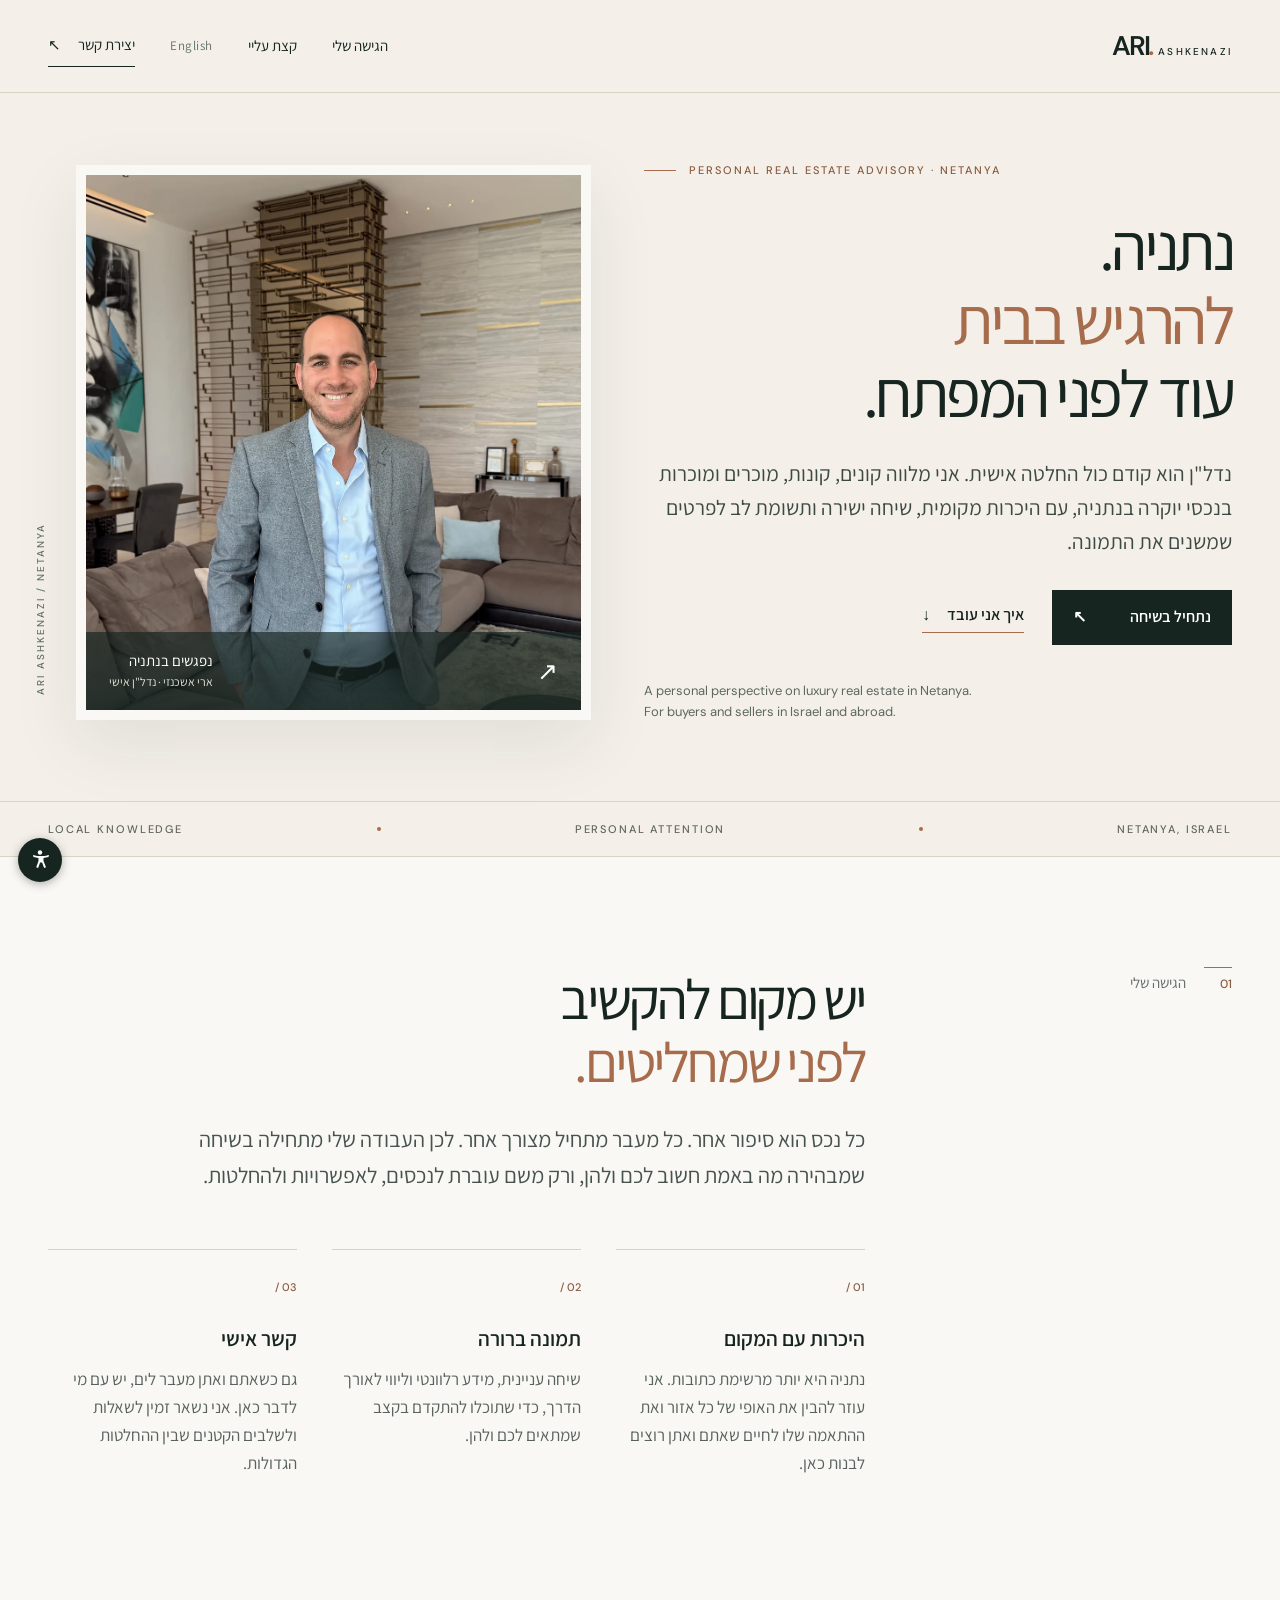
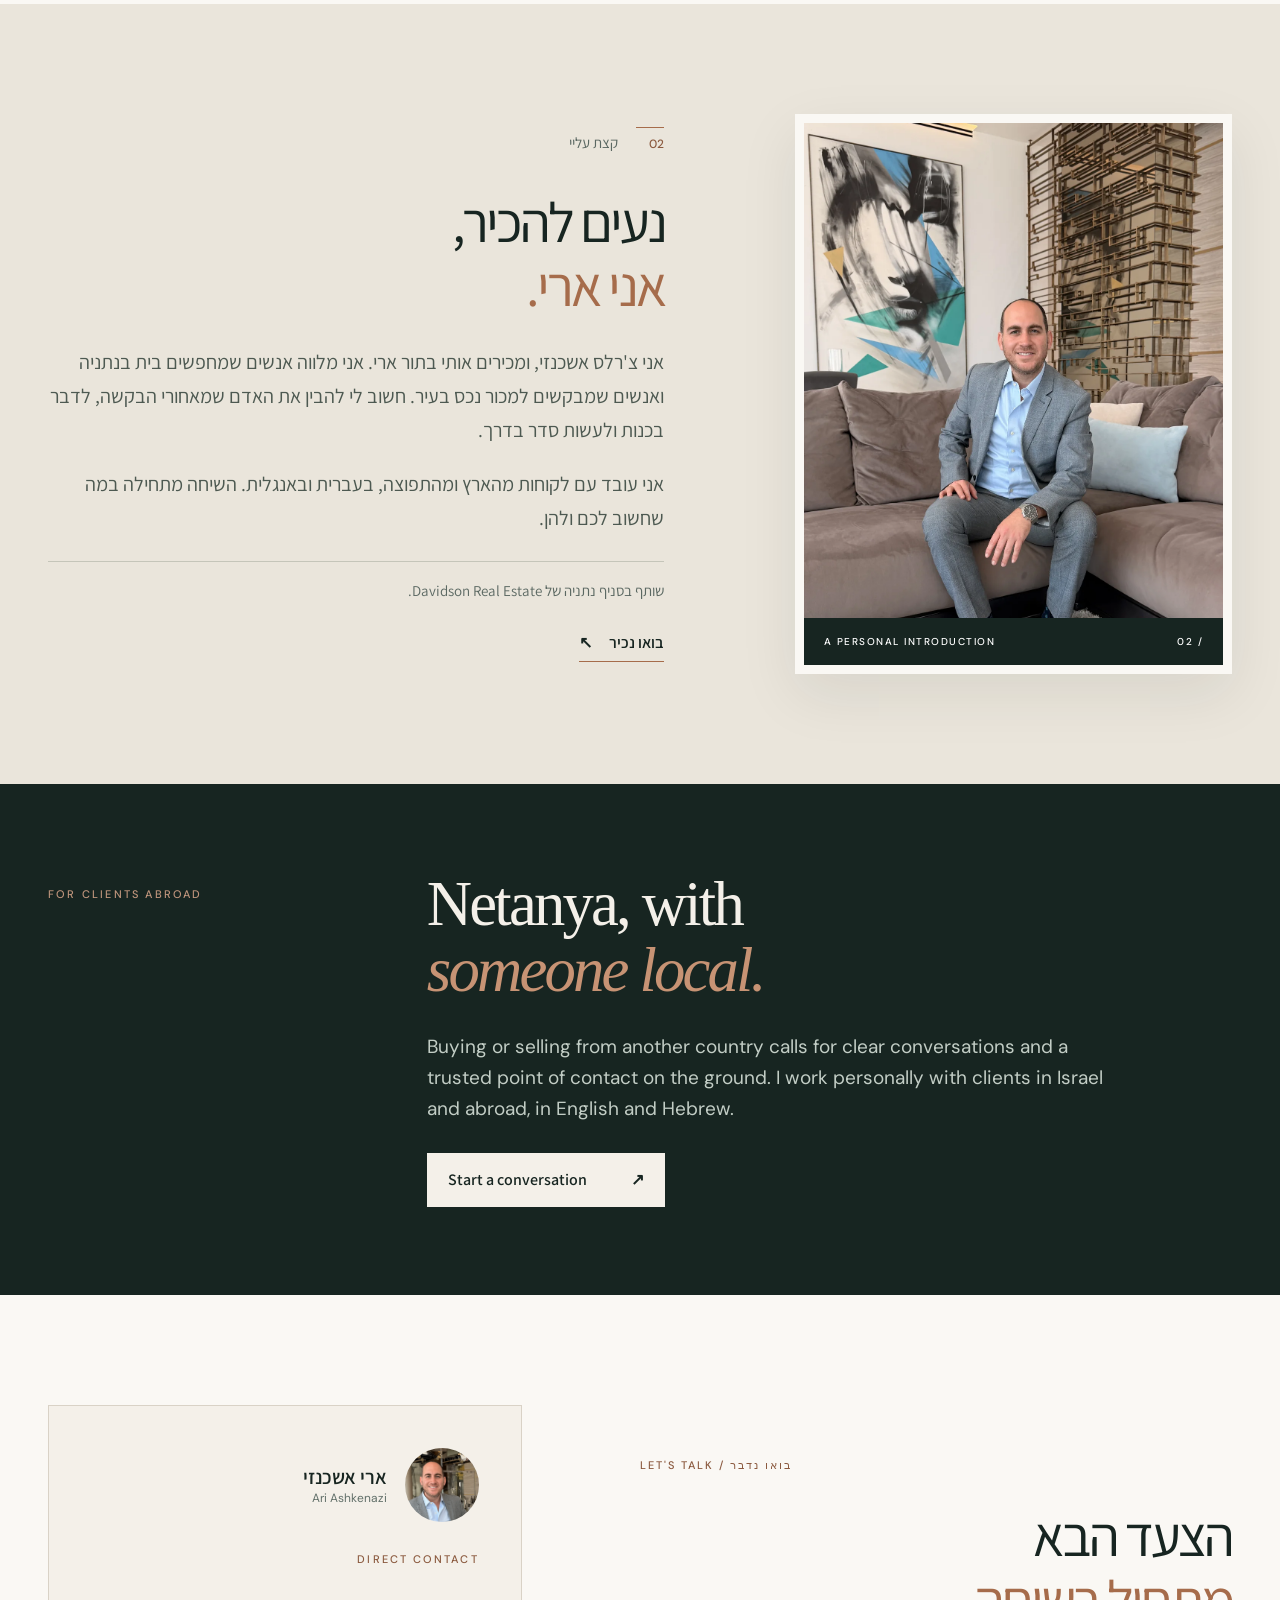
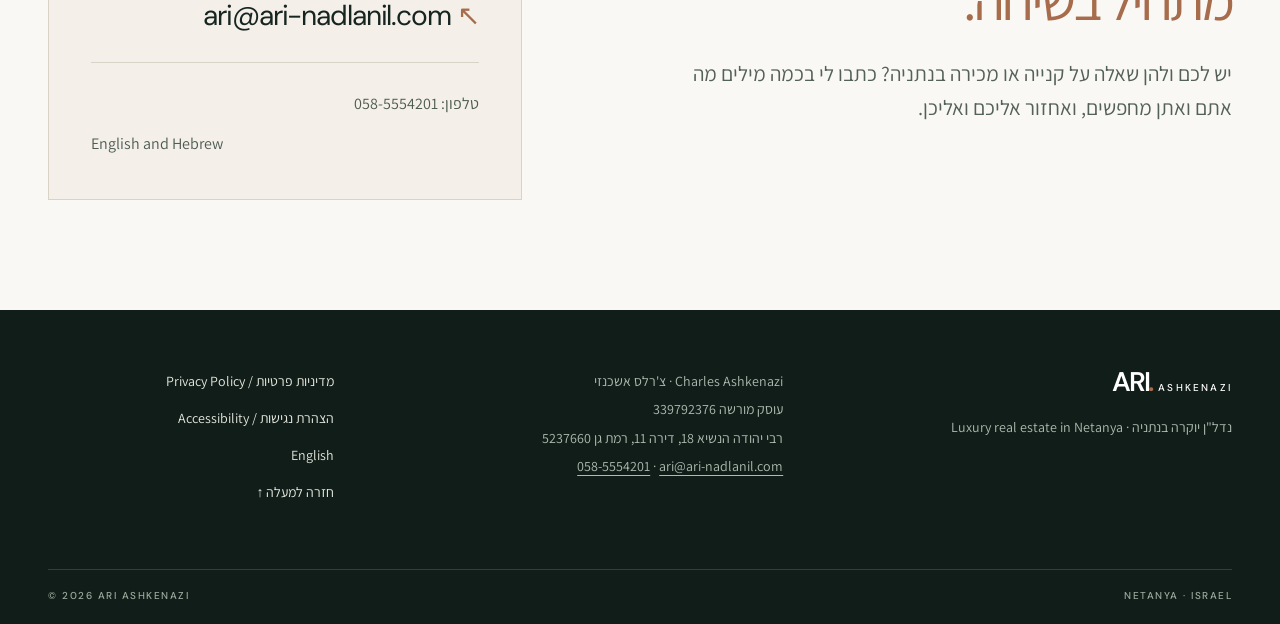
<file: index.html>
<!doctype html>
<html lang="he" dir="rtl">
<head>
  <meta charset="utf-8">
  <meta name="viewport" content="width=device-width, initial-scale=1">
  <meta name="theme-color" content="#172521">
  <meta name="description" content="צ'רלס אשכנזי (ארי) - ליווי אישי בקנייה ובמכירה של נדל״ן יוקרה בנתניה. Charles Ashkenazi, luxury real estate in Netanya.">
  <title>ארי אשכנזי | נדל"ן יוקרה בנתניה</title>
  <link rel="canonical" href="https://ari-nadlanil.com/">
  <link rel="alternate" hreflang="he" href="https://ari-nadlanil.com/">
  <link rel="alternate" hreflang="en" href="https://ari-nadlanil.com/en/">
  <link rel="alternate" hreflang="x-default" href="https://ari-nadlanil.com/">
  <meta property="og:type" content="website">
  <meta property="og:site_name" content="Ari Ashkenazi">
  <meta property="og:title" content="ארי אשכנזי | נדל&quot;ן יוקרה בנתניה">
  <meta property="og:description" content="נתניה. להרגיש בבית עוד לפני המפתח. ליווי אישי בקנייה ובמכירה של נדל&quot;ן יוקרה בנתניה.">
  <meta property="og:url" content="https://ari-nadlanil.com/">
  <meta property="og:image" content="https://ari-nadlanil.com/assets/ari-hero.webp">
  <meta property="og:locale" content="he_IL">
  <meta property="og:locale:alternate" content="en_US">
  <script type="application/ld+json">
  {
    "@context": "https://schema.org",
    "@type": "RealEstateAgent",
    "name": "Charles Ashkenazi",
    "legalName": "Charles Ashkenazi",
    "alternateName": ["צ'רלס אשכנזי", "ארי אשכנזי", "Ari Ashkenazi"],
    "url": "https://ari-nadlanil.com/",
    "image": "https://ari-nadlanil.com/assets/ari-hero.webp",
    "email": "ari@ari-nadlanil.com",
    "telephone": "+972-58-555-4201",
    "areaServed": {"@type": "City", "name": "Netanya", "containedInPlace": {"@type": "Country", "name": "Israel"}},
    "knowsLanguage": ["he", "en"],
    "address": {"@type": "PostalAddress", "streetAddress": "רבי יהודה הנשיא 18, דירה 11", "addressLocality": "רמת גן", "postalCode": "5237660", "addressCountry": "IL"}
  }
  </script>
  <link rel="stylesheet" href="assets/site.css">
<!-- AIOS 20/10/2026: negishut v1.0.0 (Brain, 3e2d01d3f9) with site colors; EN pages get English labels and ltr.
     ═══════════════════════════════════════════════════════════════════
     ערכת נגישות לדפי נחיתה - קטע הקוד שמדביקים בכל דף
     מדביקים פעם אחת בתוך <head> של כל דף באתר.
     אחרי הרצת setup.py השתמשו בקובץ output/a11y-snippet-ready.html

     Zero-impact by default (Eden's directive, page-standard.md):
     - Regular visitors see ONLY a small round a11y button (bottom-left).
     - Focus outline appears via :focus-visible - keyboard users only.
     - Skip-link hidden until keyboard-focused.
     - All visual adjustments (text size / contrast / links / motion /
       readable font) apply ONLY when chosen; saved in localStorage.
     - The menu links to the accessibility statement (legal requirement).
     ═══════════════════════════════════════════════════════════════════ -->
<style>
  /* Keyboard-only focus - mouse users never see this */
  :focus-visible { outline: 3px solid #a66c4b !important; outline-offset: 2px !important; border-radius: 4px; }
  /* Skip link - visible only on keyboard focus */
  .brain-skip { position: fixed; top: -60px; right: 12px; z-index: 100000; background: #172521; color: #fff;
    padding: 10px 18px; border-radius: 10px; font-size: 15px; text-decoration: none; transition: top .15s; }
  .brain-skip:focus { top: 12px; }
  /* Opt-in modes */
  html.a11y-fs1 body { zoom: 1.12; } html.a11y-fs2 body { zoom: 1.25; }
  html.a11y-contrast { filter: contrast(1.25); }
  html.a11y-links a { text-decoration: underline !important; font-weight: 700 !important; }
  html.a11y-nomotion *, html.a11y-nomotion *::before, html.a11y-nomotion *::after {
    animation: none !important; transition: none !important; scroll-behavior: auto !important; }
  html.a11y-font body, html.a11y-font body * { font-family: Arial, Helvetica, sans-serif !important; }
  /* The button + menu */
  #brain-a11y-btn { position: fixed; bottom: 18px; left: 18px; z-index: 99999; width: 44px; height: 44px;
    border-radius: 50%; border: none; cursor: pointer; background: #172521; color: #fff;
    display: flex; align-items: center; justify-content: center; box-shadow: 0 2px 10px rgba(23,37,33,.35); padding: 0; }
  #brain-a11y-btn:hover { background: #a66c4b; }
  #brain-a11y-menu { position: fixed; bottom: 72px; left: 18px; z-index: 99999; background: #fff; color: #172521;
    border-radius: 14px; box-shadow: 0 6px 30px rgba(23,37,33,.25); padding: 14px; width: 230px; display: none;
    direction: rtl; text-align: right; font-family: Arial, sans-serif; font-size: 14px; }
  #brain-a11y-menu.open { display: block; }
  #brain-a11y-menu h2 { font-size: 15px; margin: 0 0 10px; }
  #brain-a11y-menu button { display: block; width: 100%; margin: 4px 0; padding: 8px 10px; border-radius: 8px;
    border: 1px solid #d9d2c6; background: #f4f0e9; cursor: pointer; font-size: 13px; text-align: right; color: #172521; }
  #brain-a11y-menu button[aria-pressed="true"] { background: #a66c4b; color: #fff; border-color: #a66c4b; }
  #brain-a11y-menu a { display: block; margin-top: 10px; font-size: 12px; color: #a66c4b; }
</style>
<script>
(function () {
  var MODES = [
    ["fs", "הגדלת טקסט", 2],            // cycles: off → fs1 → fs2
    ["contrast", "ניגודיות מוגברת", 1],
    ["links", "הדגשת קישורים", 1],
    ["nomotion", "עצירת אנימציות", 1],
    ["font", "גופן קריא", 1]
  ];
  var KEY = "brain_a11y";

  function state() { try { return JSON.parse(localStorage.getItem(KEY) || "{}"); } catch (e) { return {}; } }
  function apply(s) {
    var h = document.documentElement;
    h.classList.toggle("a11y-fs1", s.fs === 1); h.classList.toggle("a11y-fs2", s.fs === 2);
    ["contrast", "links", "nomotion", "font"].forEach(function (m) { h.classList.toggle("a11y-" + m, !!s[m]); });
  }

  function build() {
    if (document.getElementById("brain-a11y-btn")) return; // pasted twice - once is enough
    // Skip link (target: <main> or first <h1>'s section)
    if (!document.getElementById("brain-main")) {
      var m = document.querySelector("main") || document.querySelector("h1");
      if (m) m.id = m.id || "brain-main";
    }
    var skip = document.createElement("a");
    skip.className = "brain-skip"; skip.href = "#" + ((document.querySelector("main,h1") || {}).id || "brain-main");
    skip.textContent = "דילוג לתוכן"; document.body.prepend(skip);

    var btn = document.createElement("button");
    btn.id = "brain-a11y-btn"; btn.setAttribute("aria-label", "פתיחת תפריט נגישות");
    btn.setAttribute("aria-expanded", "false"); btn.setAttribute("aria-controls", "brain-a11y-menu");
    btn.innerHTML = '<svg width="24" height="24" viewBox="0 0 24 24" fill="none" aria-hidden="true"><circle cx="12" cy="4.5" r="2.2" fill="currentColor"/><path d="M12 8c-3 0-5.5-.6-7-1l.5 2c1.5.5 3.5.8 5 .9v3.1l-2.3 6.2 1.9.8 2-5.5h-.2 2.2l2 5.5 1.9-.8L15.5 13V9.9c1.5-.1 3.5-.4 5-.9l.5-2c-1.5.4-4 1-7 1h-2z" fill="currentColor"/></svg>';

    var menu = document.createElement("div");
    menu.id = "brain-a11y-menu"; menu.setAttribute("role", "dialog"); menu.setAttribute("aria-label", "אפשרויות נגישות");
    menu.innerHTML = "<h2>נגישות</h2>";
    MODES.forEach(function (mode) {
      var b = document.createElement("button");
      b.textContent = mode[1]; b.dataset.mode = mode[0]; b.setAttribute("aria-pressed", "false");
      b.onclick = function () {
        var s = state();
        if (mode[0] === "fs") { s.fs = ((s.fs || 0) + 1) % 3; b.setAttribute("aria-pressed", s.fs ? "true" : "false"); }
        else { s[mode[0]] = !s[mode[0]]; b.setAttribute("aria-pressed", s[mode[0]] ? "true" : "false"); }
        localStorage.setItem(KEY, JSON.stringify(s)); apply(s);
      };
      menu.appendChild(b);
    });
    var reset = document.createElement("button");
    reset.textContent = "איפוס"; reset.onclick = function () { localStorage.removeItem(KEY); apply({});
      menu.querySelectorAll("[aria-pressed]").forEach(function (b) { b.setAttribute("aria-pressed", "false"); }); };
    menu.appendChild(reset);
    var link = document.createElement("a");
    link.href = "https://ari-nadlanil.com/negishut.html"; link.textContent = "הצהרת נגישות";
    menu.appendChild(link);

    // Permanent text link in the page footer (legal best practice: the statement
    // must be reachable even if this widget fails to load elsewhere). Inherits
    // the footer's own styling - visually just one more footer word.
    var foot = document.querySelector("footer");
    if (foot && !foot.querySelector('a[href*="negishut"]')) {
      var fl = document.createElement("a");
      fl.href = "https://ari-nadlanil.com/negishut.html"; fl.textContent = "הצהרת נגישות";
      fl.style.color = "inherit"; fl.style.marginRight = "6px";
      foot.appendChild(document.createTextNode(" · "));
      foot.appendChild(fl);
    }

    btn.onclick = function () {
      var open = menu.classList.toggle("open");
      btn.setAttribute("aria-expanded", open ? "true" : "false");
    };
    document.addEventListener("keydown", function (e) {
      if (e.key === "Escape" && menu.classList.contains("open")) { menu.classList.remove("open"); btn.setAttribute("aria-expanded", "false"); btn.focus(); }
    });
    document.body.appendChild(btn); document.body.appendChild(menu);

    // Restore saved prefs + reflect on buttons
    var s = state(); apply(s);
    menu.querySelectorAll("[data-mode]").forEach(function (b) {
      var m = b.dataset.mode;
      b.setAttribute("aria-pressed", (m === "fs" ? !!s.fs : !!s[m]) ? "true" : "false");
    });
  }

  if (document.readyState === "loading") document.addEventListener("DOMContentLoaded", build);
  else build();
})();
</script>
</head>
<body>
  <a class="skip" href="#main">דילוג לתוכן</a>
  <header class="site-header">
    <div class="shell nav">
      <a class="wordmark" href="index.html" aria-label="ארי אשכנזי, עמוד הבית"><span>ARI<span class="mark-dot">.</span></span><small>ASHKENAZI</small></a>
      <nav aria-label="ניווט ראשי"><a href="#approach">הגישה שלי</a><a href="#about">קצת עליי</a><a href="en/" lang="en" hreflang="en" class="lang-switch">English</a><a href="#contact" class="nav-contact">יצירת קשר <span aria-hidden="true">↖</span></a></nav>
    </div>
  </header>

  <main id="main">
    <section class="hero shell" aria-labelledby="hero-title">
      <div class="hero-copy">
        <p class="eyebrow"><span class="eyebrow-line"></span> PERSONAL REAL ESTATE ADVISORY · NETANYA</p>
        <h1 id="hero-title">נתניה.<br><em>להרגיש בבית</em><br>עוד לפני המפתח.</h1>
        <p class="lead">נדל"ן הוא קודם כול החלטה אישית. אני מלווה קונים, קונות, מוכרים ומוכרות בנכסי יוקרה בנתניה, עם היכרות מקומית, שיחה ישירה ותשומת לב לפרטים שמשנים את התמונה.</p>
        <div class="hero-actions"><a class="button button-dark" href="mailto:ari@ari-nadlanil.com?subject=פנייה%20מאתר%20ארי%20אשכנזי">נתחיל בשיחה <span aria-hidden="true">↖</span></a><a class="text-link" href="#approach">איך אני עובד <span aria-hidden="true">↓</span></a></div>
        <p class="hero-english" lang="en" dir="ltr">A personal perspective on luxury real estate in Netanya.<br>For buyers and sellers in Israel and abroad.</p>
      </div>
      <div class="hero-art">
        <div class="photo-frame coast-frame">
          <img src="assets/ari-hero.webp" alt="ארי אשכנזי עומד ומחייך בחלל מגורים" width="1125" height="2000" fetchpriority="high">
          <div class="frame-caption"><span class="frame-icon" aria-hidden="true">↗</span><span>נפגשים בנתניה<br><small>ארי אשכנזי · נדל"ן אישי</small></span></div>
        </div>
        <div class="vertical-note" aria-hidden="true">ARI ASHKENAZI / NETANYA</div>
      </div>
    </section>

    <div class="ticker" aria-hidden="true"><div class="shell"><span>LOCAL KNOWLEDGE</span><i></i><span>PERSONAL ATTENTION</span><i></i><span>NETANYA, ISRAEL</span></div></div>

    <section class="intro section-pad" id="approach">
      <div class="shell intro-grid">
        <div class="section-label"><span>01</span><span>הגישה שלי</span></div>
        <div>
          <h2>יש מקום להקשיב<br><em>לפני שמחליטים.</em></h2>
          <p class="section-lead">כל נכס הוא סיפור אחר. כל מעבר מתחיל מצורך אחר. לכן העבודה שלי מתחילה בשיחה שמבהירה מה באמת חשוב לכם ולהן, ורק משם עוברת לנכסים, לאפשרויות ולהחלטות.</p>
          <div class="principles">
            <article><span class="principle-no">01 /</span><h3>היכרות עם המקום</h3><p>נתניה היא יותר מרשימת כתובות. אני עוזר להבין את האופי של כל אזור ואת ההתאמה שלו לחיים שאתם ואתן רוצים לבנות כאן.</p></article>
            <article><span class="principle-no">02 /</span><h3>תמונה ברורה</h3><p>שיחה עניינית, מידע רלוונטי וליווי לאורך הדרך, כדי שתוכלו להתקדם בקצב שמתאים לכם ולהן.</p></article>
            <article><span class="principle-no">03 /</span><h3>קשר אישי</h3><p>גם כשאתם ואתן מעבר לים, יש עם מי לדבר כאן. אני נשאר זמין לשאלות ולשלבים הקטנים שבין ההחלטות הגדולות.</p></article>
          </div>
        </div>
      </div>
    </section>

    <section class="about section-pad" id="about">
      <div class="shell about-grid">
        <div class="portrait-frame"><img src="assets/ari-about.webp" alt="ארי אשכנזי יושב בחלל מגורים" width="1125" height="2000" loading="lazy" decoding="async"><div class="portrait-foot">A PERSONAL INTRODUCTION <span>02 /</span></div></div>
        <div class="about-copy"><div class="section-label"><span>02</span><span>קצת עליי</span></div><h2>נעים להכיר,<br><em>אני ארי.</em></h2><p>אני צ'רלס אשכנזי, ומכירים אותי בתור ארי. אני מלווה אנשים שמחפשים בית בנתניה ואנשים שמבקשים למכור נכס בעיר. חשוב לי להבין את האדם שמאחורי הבקשה, לדבר בכנות ולעשות סדר בדרך.</p><p>אני עובד עם לקוחות מהארץ ומהתפוצה, בעברית ובאנגלית. השיחה מתחילה במה שחשוב לכם ולהן.</p><p class="affiliation">שותף בסניף נתניה של Davidson Real Estate.</p><a class="text-link" href="mailto:ari@ari-nadlanil.com?subject=היכרות%20עם%20ארי">בואו נכיר <span aria-hidden="true">↖</span></a></div>
      </div>
    </section>

    <section class="english-panel" lang="en" dir="ltr"><div class="shell english-grid"><span class="english-kicker">FOR CLIENTS ABROAD</span><div><h2>Netanya, with<br><em>someone local.</em></h2><p>Buying or selling from another country calls for clear conversations and a trusted point of contact on the ground. I work personally with clients in Israel and abroad, in English and Hebrew.</p><a href="mailto:ari@ari-nadlanil.com?subject=Netanya%20real%20estate%20inquiry" class="button button-light">Start a conversation <span aria-hidden="true">↗</span></a></div></div></section>

    <section class="contact section-pad" id="contact"><div class="shell contact-grid"><div><p class="eyebrow">LET'S TALK / בואו נדבר</p><h2>הצעד הבא<br><em>מתחיל בשיחה.</em></h2><p>יש לכם ולהן שאלה על קנייה או מכירה בנתניה? כתבו לי בכמה מילים מה אתם ואתן מחפשים, ואחזור אליכם ואליכן.</p></div><div class="contact-card"><div class="contact-person"><img src="assets/ari-contact.webp" alt="פורטרט של ארי אשכנזי" width="1350" height="1800" loading="lazy" decoding="async"><div><strong>ארי אשכנזי</strong><span lang="en">Ari Ashkenazi</span></div></div><span class="contact-card-label">DIRECT CONTACT</span><a class="contact-email" href="mailto:ari@ari-nadlanil.com">ari@ari-nadlanil.com <span aria-hidden="true">↖</span></a><div class="contact-rule"></div><span>טלפון: <a href="tel:+972585554201" dir="ltr">058-5554201</a></span><span lang="en" dir="ltr">English and Hebrew</span></div></div></section>
  </main>

  <footer class="site-footer"><div class="shell footer-grid"><div><a class="wordmark footer-mark" href="index.html"><span>ARI<span class="mark-dot">.</span></span><small>ASHKENAZI</small></a><p>נדל"ן יוקרה בנתניה · Luxury real estate in Netanya</p></div><div class="footer-legal"><p>Charles Ashkenazi · צ'רלס אשכנזי</p><p>עוסק מורשה 339792376</p><p>רבי יהודה הנשיא 18, דירה 11, רמת גן 5237660</p><p><a href="mailto:ari@ari-nadlanil.com">ari@ari-nadlanil.com</a> · <a href="tel:+972585554201" dir="ltr">058-5554201</a></p></div><div class="footer-links"><a href="privacy.html">מדיניות פרטיות / Privacy Policy</a><a href="negishut.html">הצהרת נגישות / Accessibility</a><a href="en/" lang="en" hreflang="en">English</a><a href="#main">חזרה למעלה ↑</a></div></div><div class="shell footer-bottom"><span>© 2026 ARI ASHKENAZI</span><span>NETANYA · ISRAEL</span></div></footer>
</body>
</html>
</file>
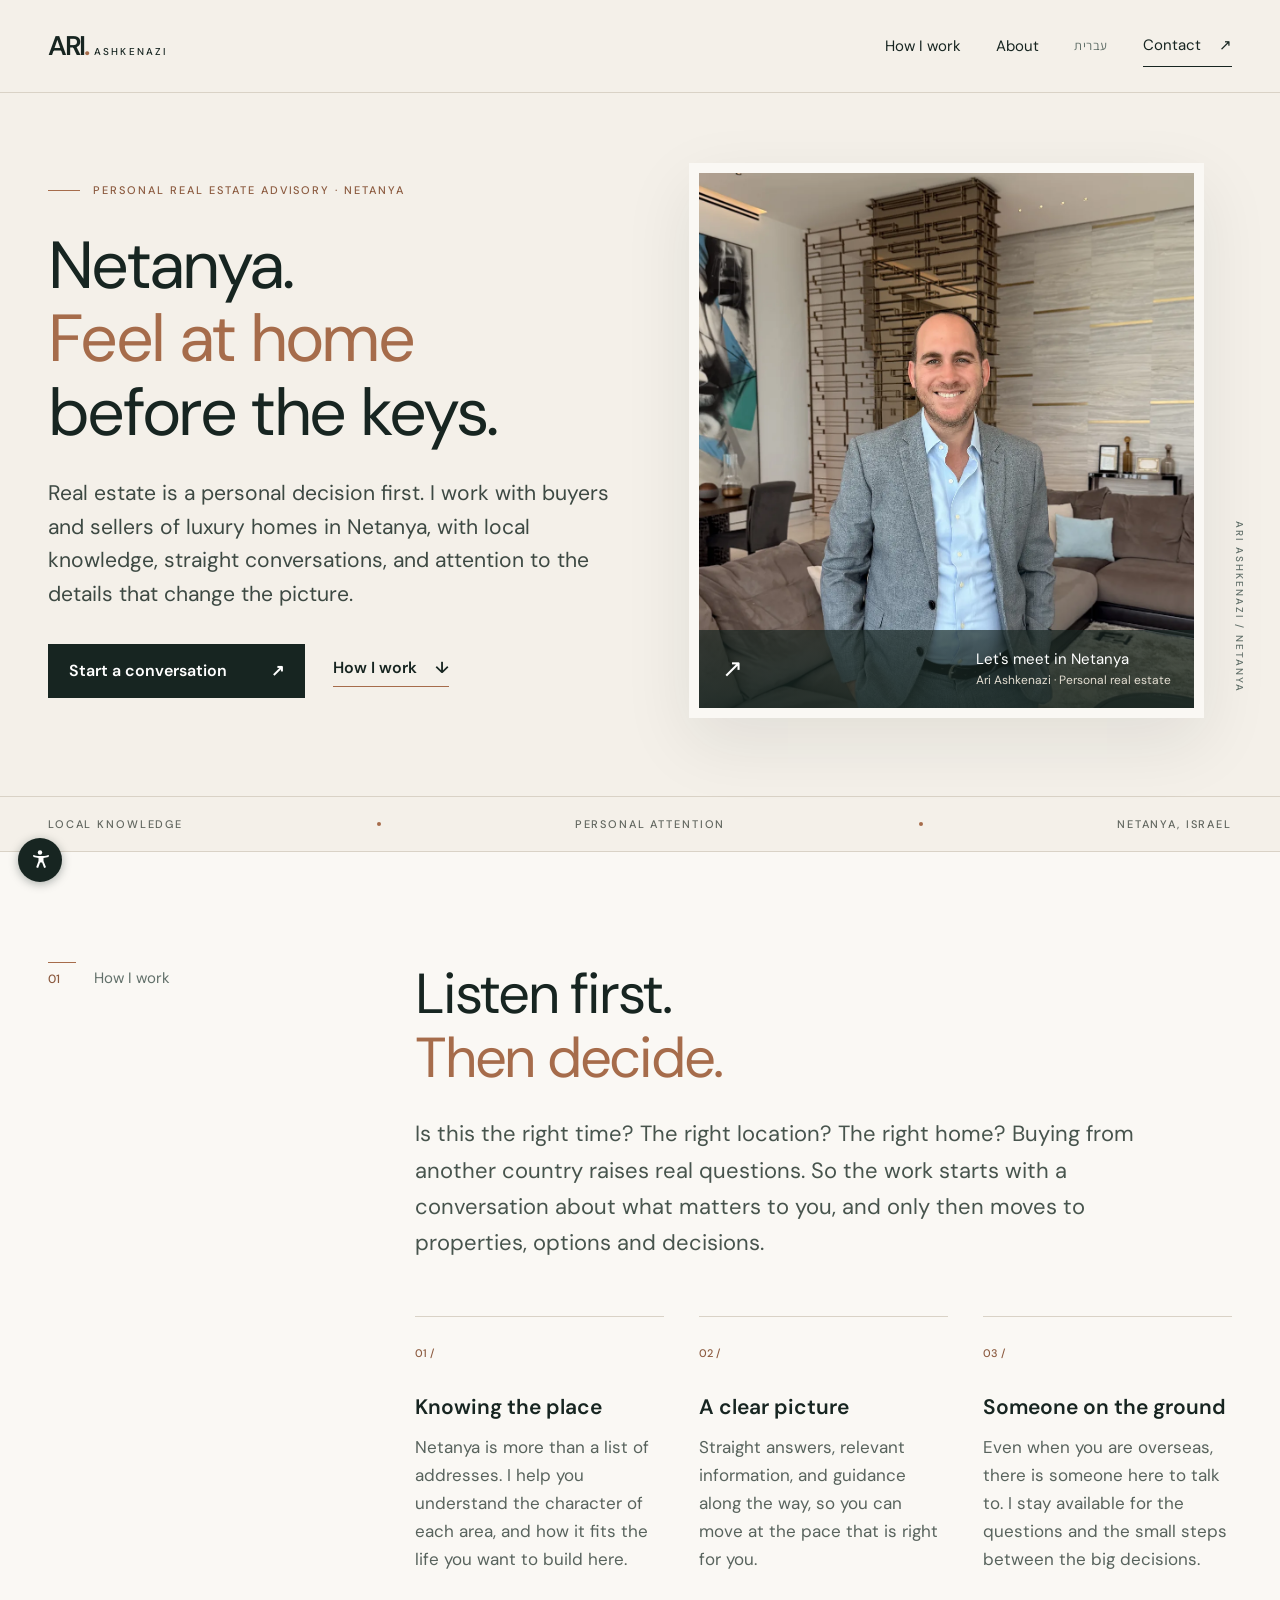
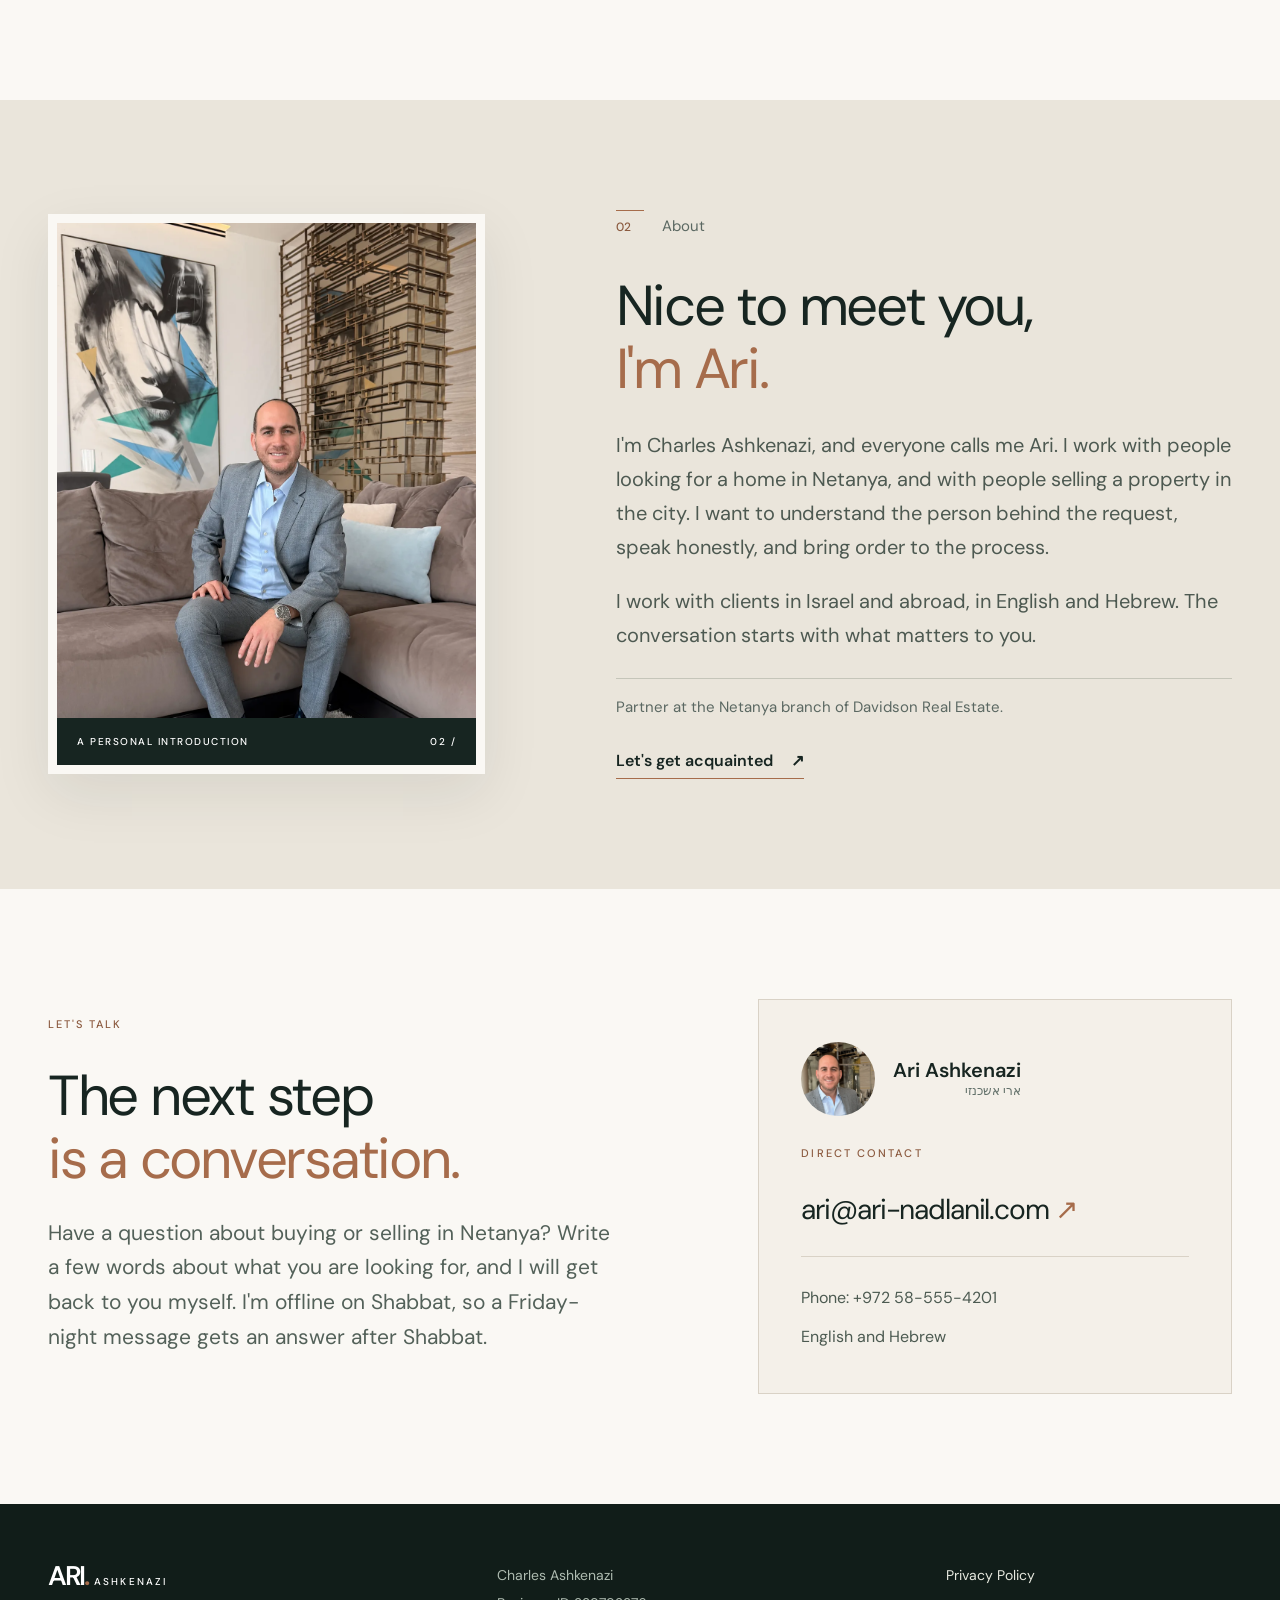
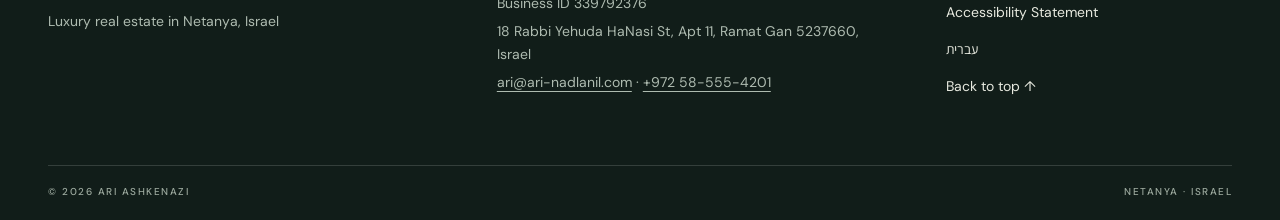
<file: en/index.html>
<!doctype html>
<html lang="en" dir="ltr">
<head>
  <meta charset="utf-8">
  <meta name="viewport" content="width=device-width, initial-scale=1">
  <meta name="theme-color" content="#172521">
  <title>Ari Ashkenazi | Luxury Real Estate in Netanya, Israel</title>
  <meta name="description" content="Charles Ashkenazi (Ari) - personal guidance for buying and selling luxury homes in Netanya, Israel. For buyers and sellers in Israel and abroad, in English and Hebrew.">
  <link rel="canonical" href="https://ari-nadlanil.com/en/">
  <link rel="alternate" hreflang="he" href="https://ari-nadlanil.com/">
  <link rel="alternate" hreflang="en" href="https://ari-nadlanil.com/en/">
  <link rel="alternate" hreflang="x-default" href="https://ari-nadlanil.com/">
  <meta property="og:type" content="website">
  <meta property="og:site_name" content="Ari Ashkenazi">
  <meta property="og:title" content="Ari Ashkenazi | Luxury Real Estate in Netanya">
  <meta property="og:description" content="Netanya, with someone local. Personal guidance for buyers and sellers in Israel and abroad.">
  <meta property="og:url" content="https://ari-nadlanil.com/en/">
  <meta property="og:image" content="https://ari-nadlanil.com/assets/ari-hero.webp">
  <meta property="og:locale" content="en_US">
  <meta property="og:locale:alternate" content="he_IL">
  <script type="application/ld+json">
  {
    "@context": "https://schema.org",
    "@type": "RealEstateAgent",
    "name": "Charles Ashkenazi",
    "legalName": "Charles Ashkenazi",
    "alternateName": ["Ari Ashkenazi", "צ'רלס אשכנזי", "ארי אשכנזי"],
    "url": "https://ari-nadlanil.com/en/",
    "image": "https://ari-nadlanil.com/assets/ari-hero.webp",
    "email": "ari@ari-nadlanil.com",
    "telephone": "+972-58-555-4201",
    "areaServed": {"@type": "City", "name": "Netanya", "containedInPlace": {"@type": "Country", "name": "Israel"}},
    "knowsLanguage": ["en", "he"],
    "address": {"@type": "PostalAddress", "streetAddress": "18 Rabbi Yehuda HaNasi St, Apt 11", "addressLocality": "Ramat Gan", "postalCode": "5237660", "addressCountry": "IL"}
  }
  </script>
  <link rel="stylesheet" href="../assets/site.css">
<!-- AIOS 20/10/2026: negishut v1.0.0 (Brain, 3e2d01d3f9) with site colors; EN pages get English labels and ltr.
     ═══════════════════════════════════════════════════════════════════
     ערכת נגישות לדפי נחיתה - קטע הקוד שמדביקים בכל דף
     מדביקים פעם אחת בתוך <head> של כל דף באתר.
     אחרי הרצת setup.py השתמשו בקובץ output/a11y-snippet-ready.html

     Zero-impact by default (Eden's directive, page-standard.md):
     - Regular visitors see ONLY a small round a11y button (bottom-left).
     - Focus outline appears via :focus-visible - keyboard users only.
     - Skip-link hidden until keyboard-focused.
     - All visual adjustments (text size / contrast / links / motion /
       readable font) apply ONLY when chosen; saved in localStorage.
     - The menu links to the accessibility statement (legal requirement).
     ═══════════════════════════════════════════════════════════════════ -->
<style>
  /* Keyboard-only focus - mouse users never see this */
  :focus-visible { outline: 3px solid #a66c4b !important; outline-offset: 2px !important; border-radius: 4px; }
  /* Skip link - visible only on keyboard focus */
  .brain-skip { position: fixed; top: -60px; right: 12px; z-index: 100000; background: #172521; color: #fff;
    padding: 10px 18px; border-radius: 10px; font-size: 15px; text-decoration: none; transition: top .15s; }
  .brain-skip:focus { top: 12px; }
  /* Opt-in modes */
  html.a11y-fs1 body { zoom: 1.12; } html.a11y-fs2 body { zoom: 1.25; }
  html.a11y-contrast { filter: contrast(1.25); }
  html.a11y-links a { text-decoration: underline !important; font-weight: 700 !important; }
  html.a11y-nomotion *, html.a11y-nomotion *::before, html.a11y-nomotion *::after {
    animation: none !important; transition: none !important; scroll-behavior: auto !important; }
  html.a11y-font body, html.a11y-font body * { font-family: Arial, Helvetica, sans-serif !important; }
  /* The button + menu */
  #brain-a11y-btn { position: fixed; bottom: 18px; left: 18px; z-index: 99999; width: 44px; height: 44px;
    border-radius: 50%; border: none; cursor: pointer; background: #172521; color: #fff;
    display: flex; align-items: center; justify-content: center; box-shadow: 0 2px 10px rgba(23,37,33,.35); padding: 0; }
  #brain-a11y-btn:hover { background: #a66c4b; }
  #brain-a11y-menu { position: fixed; bottom: 72px; left: 18px; z-index: 99999; background: #fff; color: #172521;
    border-radius: 14px; box-shadow: 0 6px 30px rgba(23,37,33,.25); padding: 14px; width: 230px; display: none;
    direction: ltr; text-align: left; font-family: Arial, sans-serif; font-size: 14px; }
  #brain-a11y-menu.open { display: block; }
  #brain-a11y-menu h2 { font-size: 15px; margin: 0 0 10px; }
  #brain-a11y-menu button { display: block; width: 100%; margin: 4px 0; padding: 8px 10px; border-radius: 8px;
    border: 1px solid #d9d2c6; background: #f4f0e9; cursor: pointer; font-size: 13px; text-align: left; color: #172521; }
  #brain-a11y-menu button[aria-pressed="true"] { background: #a66c4b; color: #fff; border-color: #a66c4b; }
  #brain-a11y-menu a { display: block; margin-top: 10px; font-size: 12px; color: #a66c4b; }
</style>
<script>
(function () {
  var MODES = [
    ["fs", "Larger text", 2],            // cycles: off → fs1 → fs2
    ["contrast", "Higher contrast", 1],
    ["links", "Highlight links", 1],
    ["nomotion", "Stop animations", 1],
    ["font", "Readable font", 1]
  ];
  var KEY = "brain_a11y";

  function state() { try { return JSON.parse(localStorage.getItem(KEY) || "{}"); } catch (e) { return {}; } }
  function apply(s) {
    var h = document.documentElement;
    h.classList.toggle("a11y-fs1", s.fs === 1); h.classList.toggle("a11y-fs2", s.fs === 2);
    ["contrast", "links", "nomotion", "font"].forEach(function (m) { h.classList.toggle("a11y-" + m, !!s[m]); });
  }

  function build() {
    if (document.getElementById("brain-a11y-btn")) return; // pasted twice - once is enough
    // Skip link (target: <main> or first <h1>'s section)
    if (!document.getElementById("brain-main")) {
      var m = document.querySelector("main") || document.querySelector("h1");
      if (m) m.id = m.id || "brain-main";
    }
    var skip = document.createElement("a");
    skip.className = "brain-skip"; skip.href = "#" + ((document.querySelector("main,h1") || {}).id || "brain-main");
    skip.textContent = "Skip to content"; document.body.prepend(skip);

    var btn = document.createElement("button");
    btn.id = "brain-a11y-btn"; btn.setAttribute("aria-label", "Open accessibility menu");
    btn.setAttribute("aria-expanded", "false"); btn.setAttribute("aria-controls", "brain-a11y-menu");
    btn.innerHTML = '<svg width="24" height="24" viewBox="0 0 24 24" fill="none" aria-hidden="true"><circle cx="12" cy="4.5" r="2.2" fill="currentColor"/><path d="M12 8c-3 0-5.5-.6-7-1l.5 2c1.5.5 3.5.8 5 .9v3.1l-2.3 6.2 1.9.8 2-5.5h-.2 2.2l2 5.5 1.9-.8L15.5 13V9.9c1.5-.1 3.5-.4 5-.9l.5-2c-1.5.4-4 1-7 1h-2z" fill="currentColor"/></svg>';

    var menu = document.createElement("div");
    menu.id = "brain-a11y-menu"; menu.setAttribute("role", "dialog"); menu.setAttribute("aria-label", "Accessibility options");
    menu.innerHTML = "<h2>Accessibility</h2>";
    MODES.forEach(function (mode) {
      var b = document.createElement("button");
      b.textContent = mode[1]; b.dataset.mode = mode[0]; b.setAttribute("aria-pressed", "false");
      b.onclick = function () {
        var s = state();
        if (mode[0] === "fs") { s.fs = ((s.fs || 0) + 1) % 3; b.setAttribute("aria-pressed", s.fs ? "true" : "false"); }
        else { s[mode[0]] = !s[mode[0]]; b.setAttribute("aria-pressed", s[mode[0]] ? "true" : "false"); }
        localStorage.setItem(KEY, JSON.stringify(s)); apply(s);
      };
      menu.appendChild(b);
    });
    var reset = document.createElement("button");
    reset.textContent = "Reset"; reset.onclick = function () { localStorage.removeItem(KEY); apply({});
      menu.querySelectorAll("[aria-pressed]").forEach(function (b) { b.setAttribute("aria-pressed", "false"); }); };
    menu.appendChild(reset);
    var link = document.createElement("a");
    link.href = "https://ari-nadlanil.com/negishut.html#english"; link.textContent = "Accessibility statement";
    menu.appendChild(link);

    // Permanent text link in the page footer (legal best practice: the statement
    // must be reachable even if this widget fails to load elsewhere). Inherits
    // the footer's own styling - visually just one more footer word.
    var foot = document.querySelector("footer");
    if (foot && !foot.querySelector('a[href*="negishut"]')) {
      var fl = document.createElement("a");
      fl.href = "https://ari-nadlanil.com/negishut.html#english"; fl.textContent = "Accessibility statement";
      fl.style.color = "inherit"; fl.style.marginRight = "6px";
      foot.appendChild(document.createTextNode(" · "));
      foot.appendChild(fl);
    }

    btn.onclick = function () {
      var open = menu.classList.toggle("open");
      btn.setAttribute("aria-expanded", open ? "true" : "false");
    };
    document.addEventListener("keydown", function (e) {
      if (e.key === "Escape" && menu.classList.contains("open")) { menu.classList.remove("open"); btn.setAttribute("aria-expanded", "false"); btn.focus(); }
    });
    document.body.appendChild(btn); document.body.appendChild(menu);

    // Restore saved prefs + reflect on buttons
    var s = state(); apply(s);
    menu.querySelectorAll("[data-mode]").forEach(function (b) {
      var m = b.dataset.mode;
      b.setAttribute("aria-pressed", (m === "fs" ? !!s.fs : !!s[m]) ? "true" : "false");
    });
  }

  if (document.readyState === "loading") document.addEventListener("DOMContentLoaded", build);
  else build();
})();
</script>
</head>
<body>
  <a class="skip" href="#main">Skip to content</a>
  <header class="site-header">
    <div class="shell nav">
      <a class="wordmark" href="./" aria-label="Ari Ashkenazi, home"><span>ARI<span class="mark-dot">.</span></span><small>ASHKENAZI</small></a>
      <nav aria-label="Main"><a href="#approach">How I work</a><a href="#about">About</a><a href="../" lang="he" hreflang="he" class="lang-switch">עברית</a><a href="#contact" class="nav-contact">Contact <span aria-hidden="true">↗</span></a></nav>
    </div>
  </header>

  <main id="main">
    <section class="hero shell" aria-labelledby="hero-title">
      <div class="hero-copy">
        <p class="eyebrow"><span class="eyebrow-line"></span> PERSONAL REAL ESTATE ADVISORY · NETANYA</p>
        <h1 id="hero-title">Netanya.<br><em>Feel at home</em><br>before the keys.</h1>
        <p class="lead">Real estate is a personal decision first. I work with buyers and sellers of luxury homes in Netanya, with local knowledge, straight conversations, and attention to the details that change the picture.</p>
        <div class="hero-actions"><a class="button button-dark" href="mailto:ari@ari-nadlanil.com?subject=Netanya%20real%20estate%20inquiry">Start a conversation <span aria-hidden="true">↗</span></a><a class="text-link" href="#approach">How I work <span aria-hidden="true">↓</span></a></div>
      </div>
      <div class="hero-art">
        <div class="photo-frame coast-frame">
          <img src="../assets/ari-hero.webp" alt="Ari Ashkenazi standing and smiling in a living room" width="1125" height="2000" fetchpriority="high">
          <div class="frame-caption"><span class="frame-icon" aria-hidden="true">↗</span><span>Let's meet in Netanya<br><small>Ari Ashkenazi · Personal real estate</small></span></div>
        </div>
        <div class="vertical-note" aria-hidden="true">ARI ASHKENAZI / NETANYA</div>
      </div>
    </section>

    <div class="ticker" aria-hidden="true"><div class="shell"><span>LOCAL KNOWLEDGE</span><i></i><span>PERSONAL ATTENTION</span><i></i><span>NETANYA, ISRAEL</span></div></div>

    <section class="intro section-pad" id="approach">
      <div class="shell intro-grid">
        <div class="section-label"><span>01</span><span>How I work</span></div>
        <div>
          <h2>Listen first.<br><em>Then decide.</em></h2>
          <p class="section-lead">Is this the right time? The right location? The right home? Buying from another country raises real questions. So the work starts with a conversation about what matters to you, and only then moves to properties, options and decisions.</p>
          <div class="principles">
            <article><span class="principle-no">01 /</span><h3>Knowing the place</h3><p>Netanya is more than a list of addresses. I help you understand the character of each area, and how it fits the life you want to build here.</p></article>
            <article><span class="principle-no">02 /</span><h3>A clear picture</h3><p>Straight answers, relevant information, and guidance along the way, so you can move at the pace that is right for you.</p></article>
            <article><span class="principle-no">03 /</span><h3>Someone on the ground</h3><p>Even when you are overseas, there is someone here to talk to. I stay available for the questions and the small steps between the big decisions.</p></article>
          </div>
        </div>
      </div>
    </section>

    <section class="about section-pad" id="about">
      <div class="shell about-grid">
        <div class="portrait-frame"><img src="../assets/ari-about.webp" alt="Ari Ashkenazi seated in a living room" width="1125" height="2000" loading="lazy" decoding="async"><div class="portrait-foot">A PERSONAL INTRODUCTION <span>02 /</span></div></div>
        <div class="about-copy"><div class="section-label"><span>02</span><span>About</span></div><h2>Nice to meet you,<br><em>I'm Ari.</em></h2><p>I'm Charles Ashkenazi, and everyone calls me Ari. I work with people looking for a home in Netanya, and with people selling a property in the city. I want to understand the person behind the request, speak honestly, and bring order to the process.</p><p>I work with clients in Israel and abroad, in English and Hebrew. The conversation starts with what matters to you.</p><p class="affiliation">Partner at the Netanya branch of Davidson Real Estate.</p><a class="text-link" href="mailto:ari@ari-nadlanil.com?subject=Hello%20Ari">Let's get acquainted <span aria-hidden="true">↗</span></a></div>
      </div>
    </section>

    <section class="contact section-pad" id="contact"><div class="shell contact-grid"><div><p class="eyebrow">LET'S TALK</p><h2>The next step<br><em>is a conversation.</em></h2><p>Have a question about buying or selling in Netanya? Write a few words about what you are looking for, and I will get back to you myself. I'm offline on Shabbat, so a Friday-night message gets an answer after Shabbat.</p></div><div class="contact-card"><div class="contact-person"><img src="../assets/ari-contact.webp" alt="Portrait of Ari Ashkenazi" width="1350" height="1800" loading="lazy" decoding="async"><div><strong>Ari Ashkenazi</strong><span lang="he" dir="rtl">ארי אשכנזי</span></div></div><span class="contact-card-label">DIRECT CONTACT</span><a class="contact-email" href="mailto:ari@ari-nadlanil.com">ari@ari-nadlanil.com <span aria-hidden="true">↗</span></a><div class="contact-rule"></div><span>Phone: <a href="tel:+972585554201">+972 58-555-4201</a></span><span>English and Hebrew</span></div></div></section>
  </main>

  <footer class="site-footer"><div class="shell footer-grid"><div><a class="wordmark footer-mark" href="./"><span>ARI<span class="mark-dot">.</span></span><small>ASHKENAZI</small></a><p>Luxury real estate in Netanya, Israel</p></div><div class="footer-legal"><p>Charles Ashkenazi</p><p>Business ID 339792376</p><p>18 Rabbi Yehuda HaNasi St, Apt 11, Ramat Gan 5237660, Israel</p><p><a href="mailto:ari@ari-nadlanil.com">ari@ari-nadlanil.com</a> · <a href="tel:+972585554201">+972 58-555-4201</a></p></div><div class="footer-links"><a href="../privacy.html#english">Privacy Policy</a><a href="../negishut.html#english">Accessibility Statement</a><a href="../" lang="he" hreflang="he">עברית</a><a href="#main">Back to top ↑</a></div></div><div class="shell footer-bottom"><span>© 2026 ARI ASHKENAZI</span><span>NETANYA · ISRAEL</span></div></footer>
</body>
</html>
</file>
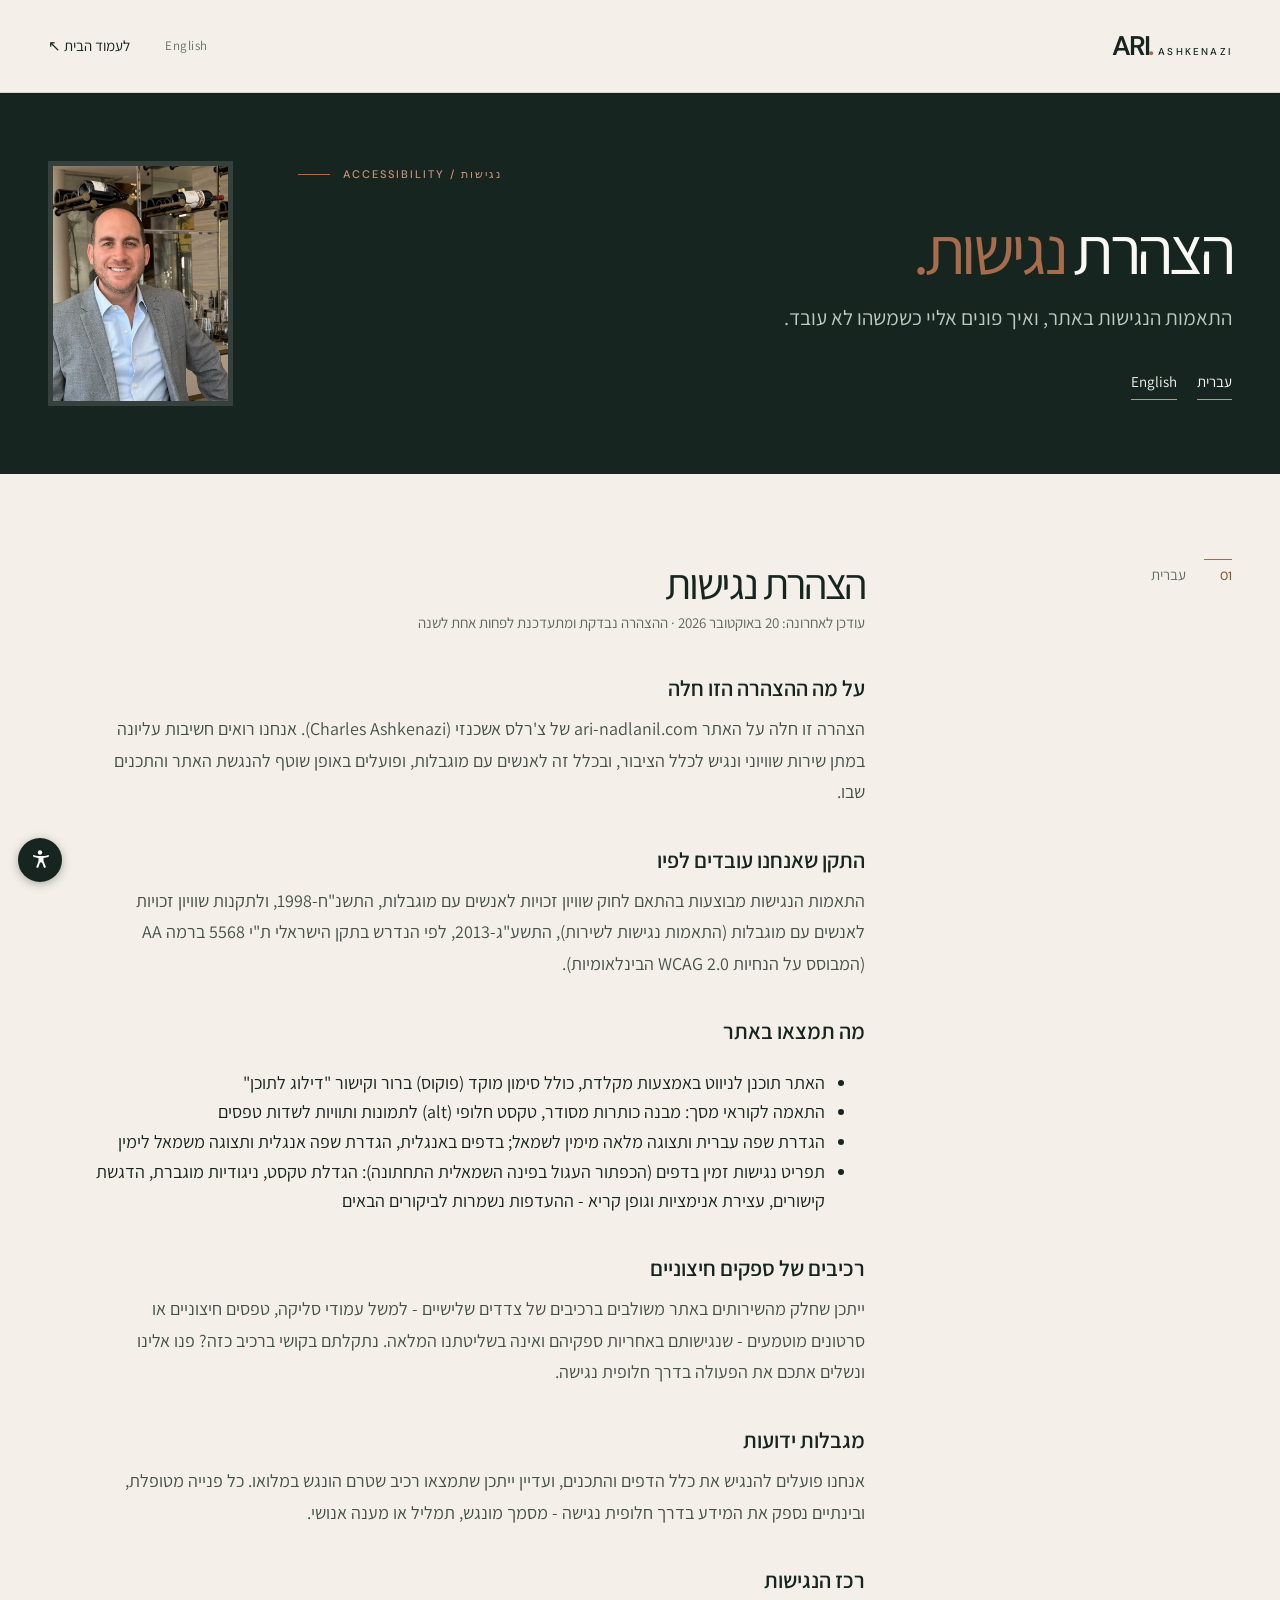
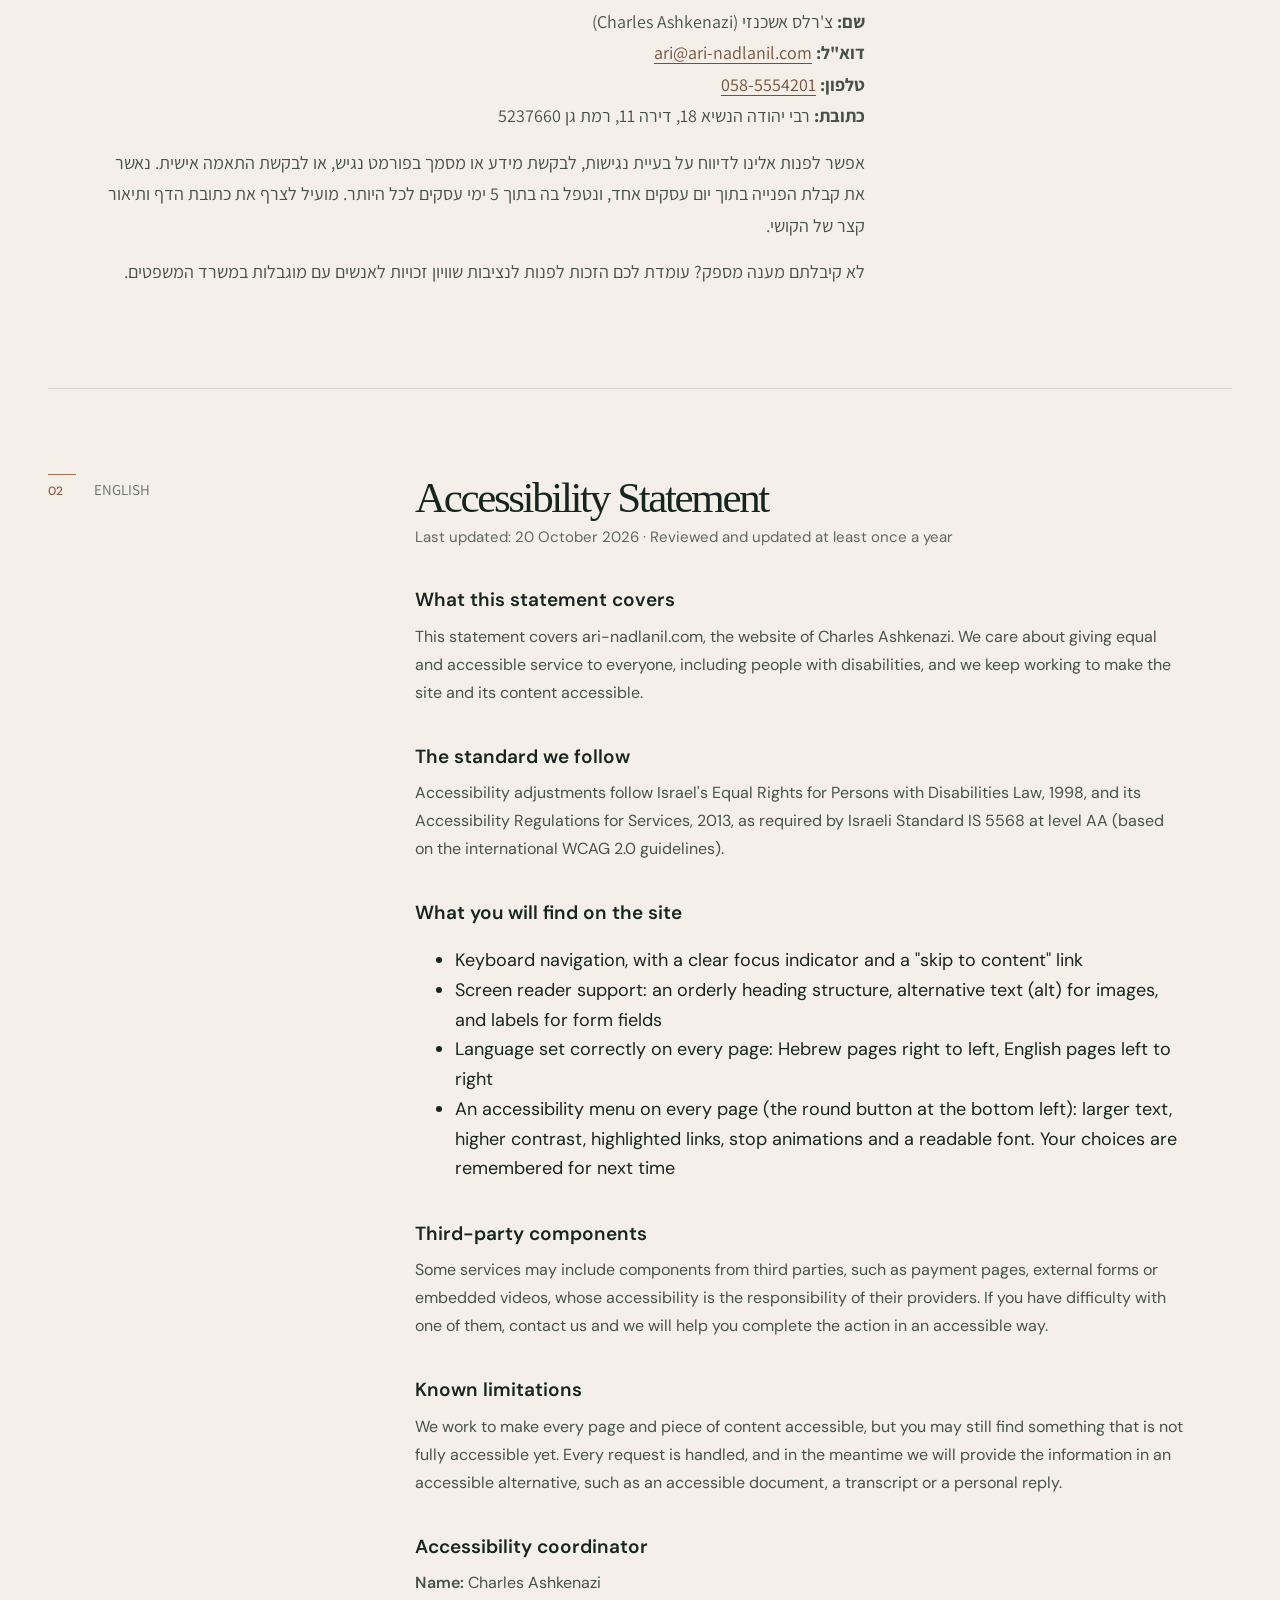
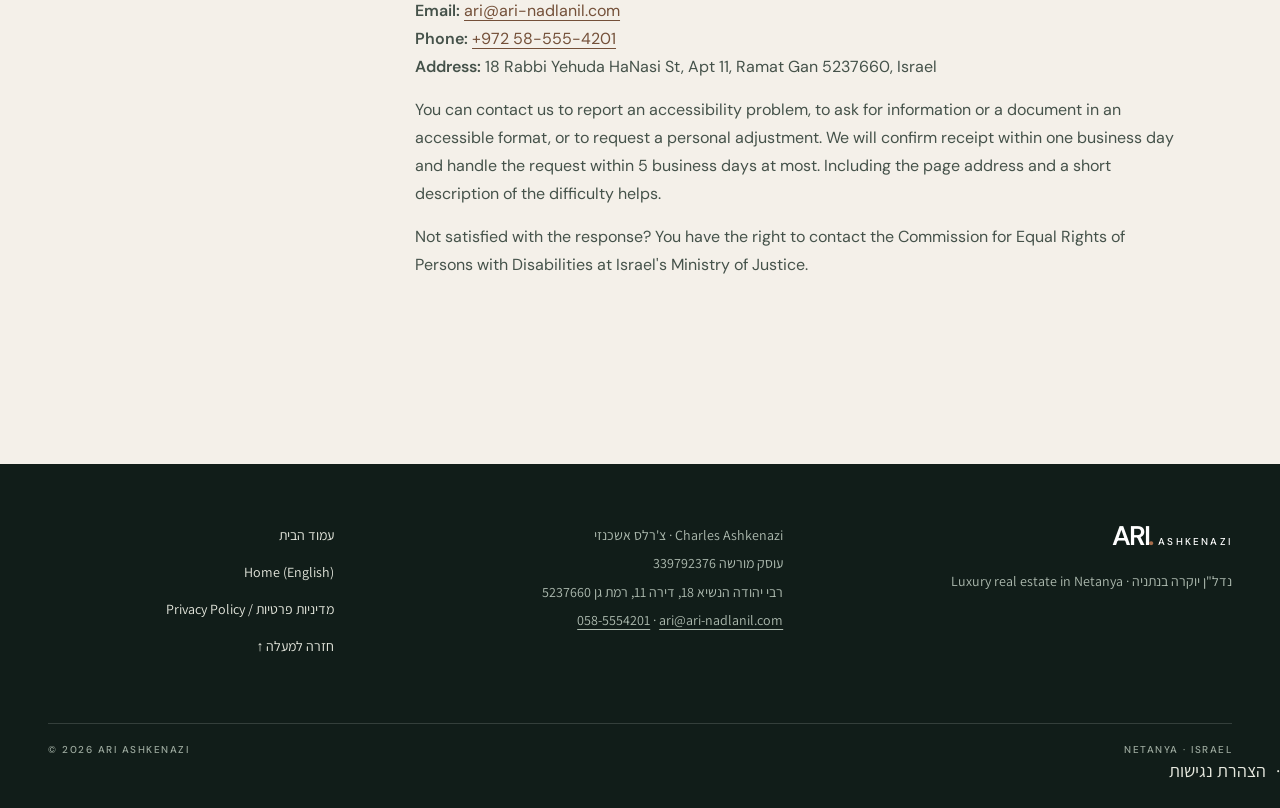
<file: negishut.html>
<!doctype html>
<html lang="he" dir="rtl">
<head>
  <meta charset="utf-8">
  <meta name="viewport" content="width=device-width, initial-scale=1">
  <meta name="theme-color" content="#172521">
  <meta name="description" content="הצהרת הנגישות של צ'רלס אשכנזי (ארי) - התאמות הנגישות באתר, פרטי רכז הנגישות ודרכי פנייה. Accessibility statement of Charles Ashkenazi.">
  <title>הצהרת נגישות | ארי אשכנזי</title>
  <link rel="canonical" href="https://ari-nadlanil.com/negishut.html">
  <link rel="stylesheet" href="assets/site.css">
<!-- AIOS 20/10/2026: negishut v1.0.0 (Brain, 3e2d01d3f9) with site colors; EN pages get English labels and ltr.
     ═══════════════════════════════════════════════════════════════════
     ערכת נגישות לדפי נחיתה - קטע הקוד שמדביקים בכל דף
     מדביקים פעם אחת בתוך <head> של כל דף באתר.
     אחרי הרצת setup.py השתמשו בקובץ output/a11y-snippet-ready.html

     Zero-impact by default (Eden's directive, page-standard.md):
     - Regular visitors see ONLY a small round a11y button (bottom-left).
     - Focus outline appears via :focus-visible - keyboard users only.
     - Skip-link hidden until keyboard-focused.
     - All visual adjustments (text size / contrast / links / motion /
       readable font) apply ONLY when chosen; saved in localStorage.
     - The menu links to the accessibility statement (legal requirement).
     ═══════════════════════════════════════════════════════════════════ -->
<style>
  /* Keyboard-only focus - mouse users never see this */
  :focus-visible { outline: 3px solid #a66c4b !important; outline-offset: 2px !important; border-radius: 4px; }
  /* Skip link - visible only on keyboard focus */
  .brain-skip { position: fixed; top: -60px; right: 12px; z-index: 100000; background: #172521; color: #fff;
    padding: 10px 18px; border-radius: 10px; font-size: 15px; text-decoration: none; transition: top .15s; }
  .brain-skip:focus { top: 12px; }
  /* Opt-in modes */
  html.a11y-fs1 body { zoom: 1.12; } html.a11y-fs2 body { zoom: 1.25; }
  html.a11y-contrast { filter: contrast(1.25); }
  html.a11y-links a { text-decoration: underline !important; font-weight: 700 !important; }
  html.a11y-nomotion *, html.a11y-nomotion *::before, html.a11y-nomotion *::after {
    animation: none !important; transition: none !important; scroll-behavior: auto !important; }
  html.a11y-font body, html.a11y-font body * { font-family: Arial, Helvetica, sans-serif !important; }
  /* The button + menu */
  #brain-a11y-btn { position: fixed; bottom: 18px; left: 18px; z-index: 99999; width: 44px; height: 44px;
    border-radius: 50%; border: none; cursor: pointer; background: #172521; color: #fff;
    display: flex; align-items: center; justify-content: center; box-shadow: 0 2px 10px rgba(23,37,33,.35); padding: 0; }
  #brain-a11y-btn:hover { background: #a66c4b; }
  #brain-a11y-menu { position: fixed; bottom: 72px; left: 18px; z-index: 99999; background: #fff; color: #172521;
    border-radius: 14px; box-shadow: 0 6px 30px rgba(23,37,33,.25); padding: 14px; width: 230px; display: none;
    direction: rtl; text-align: right; font-family: Arial, sans-serif; font-size: 14px; }
  #brain-a11y-menu.open { display: block; }
  #brain-a11y-menu h2 { font-size: 15px; margin: 0 0 10px; }
  #brain-a11y-menu button { display: block; width: 100%; margin: 4px 0; padding: 8px 10px; border-radius: 8px;
    border: 1px solid #d9d2c6; background: #f4f0e9; cursor: pointer; font-size: 13px; text-align: right; color: #172521; }
  #brain-a11y-menu button[aria-pressed="true"] { background: #a66c4b; color: #fff; border-color: #a66c4b; }
  #brain-a11y-menu a { display: block; margin-top: 10px; font-size: 12px; color: #a66c4b; }
</style>
<script>
(function () {
  var MODES = [
    ["fs", "הגדלת טקסט", 2],            // cycles: off → fs1 → fs2
    ["contrast", "ניגודיות מוגברת", 1],
    ["links", "הדגשת קישורים", 1],
    ["nomotion", "עצירת אנימציות", 1],
    ["font", "גופן קריא", 1]
  ];
  var KEY = "brain_a11y";

  function state() { try { return JSON.parse(localStorage.getItem(KEY) || "{}"); } catch (e) { return {}; } }
  function apply(s) {
    var h = document.documentElement;
    h.classList.toggle("a11y-fs1", s.fs === 1); h.classList.toggle("a11y-fs2", s.fs === 2);
    ["contrast", "links", "nomotion", "font"].forEach(function (m) { h.classList.toggle("a11y-" + m, !!s[m]); });
  }

  function build() {
    if (document.getElementById("brain-a11y-btn")) return; // pasted twice - once is enough
    // Skip link (target: <main> or first <h1>'s section)
    if (!document.getElementById("brain-main")) {
      var m = document.querySelector("main") || document.querySelector("h1");
      if (m) m.id = m.id || "brain-main";
    }
    var skip = document.createElement("a");
    skip.className = "brain-skip"; skip.href = "#" + ((document.querySelector("main,h1") || {}).id || "brain-main");
    skip.textContent = "דילוג לתוכן"; document.body.prepend(skip);

    var btn = document.createElement("button");
    btn.id = "brain-a11y-btn"; btn.setAttribute("aria-label", "פתיחת תפריט נגישות");
    btn.setAttribute("aria-expanded", "false"); btn.setAttribute("aria-controls", "brain-a11y-menu");
    btn.innerHTML = '<svg width="24" height="24" viewBox="0 0 24 24" fill="none" aria-hidden="true"><circle cx="12" cy="4.5" r="2.2" fill="currentColor"/><path d="M12 8c-3 0-5.5-.6-7-1l.5 2c1.5.5 3.5.8 5 .9v3.1l-2.3 6.2 1.9.8 2-5.5h-.2 2.2l2 5.5 1.9-.8L15.5 13V9.9c1.5-.1 3.5-.4 5-.9l.5-2c-1.5.4-4 1-7 1h-2z" fill="currentColor"/></svg>';

    var menu = document.createElement("div");
    menu.id = "brain-a11y-menu"; menu.setAttribute("role", "dialog"); menu.setAttribute("aria-label", "אפשרויות נגישות");
    menu.innerHTML = "<h2>נגישות</h2>";
    MODES.forEach(function (mode) {
      var b = document.createElement("button");
      b.textContent = mode[1]; b.dataset.mode = mode[0]; b.setAttribute("aria-pressed", "false");
      b.onclick = function () {
        var s = state();
        if (mode[0] === "fs") { s.fs = ((s.fs || 0) + 1) % 3; b.setAttribute("aria-pressed", s.fs ? "true" : "false"); }
        else { s[mode[0]] = !s[mode[0]]; b.setAttribute("aria-pressed", s[mode[0]] ? "true" : "false"); }
        localStorage.setItem(KEY, JSON.stringify(s)); apply(s);
      };
      menu.appendChild(b);
    });
    var reset = document.createElement("button");
    reset.textContent = "איפוס"; reset.onclick = function () { localStorage.removeItem(KEY); apply({});
      menu.querySelectorAll("[aria-pressed]").forEach(function (b) { b.setAttribute("aria-pressed", "false"); }); };
    menu.appendChild(reset);
    var link = document.createElement("a");
    link.href = "https://ari-nadlanil.com/negishut.html"; link.textContent = "הצהרת נגישות";
    menu.appendChild(link);

    // Permanent text link in the page footer (legal best practice: the statement
    // must be reachable even if this widget fails to load elsewhere). Inherits
    // the footer's own styling - visually just one more footer word.
    var foot = document.querySelector("footer");
    if (foot && !foot.querySelector('a[href*="negishut"]')) {
      var fl = document.createElement("a");
      fl.href = "https://ari-nadlanil.com/negishut.html"; fl.textContent = "הצהרת נגישות";
      fl.style.color = "inherit"; fl.style.marginRight = "6px";
      foot.appendChild(document.createTextNode(" · "));
      foot.appendChild(fl);
    }

    btn.onclick = function () {
      var open = menu.classList.toggle("open");
      btn.setAttribute("aria-expanded", open ? "true" : "false");
    };
    document.addEventListener("keydown", function (e) {
      if (e.key === "Escape" && menu.classList.contains("open")) { menu.classList.remove("open"); btn.setAttribute("aria-expanded", "false"); btn.focus(); }
    });
    document.body.appendChild(btn); document.body.appendChild(menu);

    // Restore saved prefs + reflect on buttons
    var s = state(); apply(s);
    menu.querySelectorAll("[data-mode]").forEach(function (b) {
      var m = b.dataset.mode;
      b.setAttribute("aria-pressed", (m === "fs" ? !!s.fs : !!s[m]) ? "true" : "false");
    });
  }

  if (document.readyState === "loading") document.addEventListener("DOMContentLoaded", build);
  else build();
})();
</script>
</head>
<body class="policy-page">
  <a class="skip" href="#main">דילוג לתוכן</a>
  <header class="site-header"><div class="shell nav"><a class="wordmark" href="index.html" aria-label="ארי אשכנזי, עמוד הבית"><span>ARI<span class="mark-dot">.</span></span><small>ASHKENAZI</small></a><nav aria-label="ניווט"><a href="en/" lang="en" hreflang="en" class="lang-switch">English</a><a href="index.html">לעמוד הבית <span aria-hidden="true">↖</span></a></nav></div></header>
  <main id="main">
    <div class="policy-hero"><div class="shell policy-hero-grid"><div><p class="eyebrow"><span class="eyebrow-line"></span> ACCESSIBILITY / נגישות</p><h1>הצהרת <em>נגישות.</em></h1><p>התאמות הנגישות באתר, ואיך פונים אליי כשמשהו לא עובד.</p><div class="policy-lang"><a href="#hebrew">עברית</a><a href="#english" lang="en">English</a></div></div><img src="assets/ari-contact.webp" alt="ארי אשכנזי" width="1350" height="1800"></div></div>
    <div class="shell policy-content">
      <section id="hebrew" aria-labelledby="he-title"><div class="section-label"><span>01</span><span>עברית</span></div><div class="policy-text">
        <h2 id="he-title">הצהרת נגישות</h2>
        <p class="policy-date">עודכן לאחרונה: 20 באוקטובר 2026 · ההצהרה נבדקת ומתעדכנת לפחות אחת לשנה</p>
        <h3>על מה ההצהרה הזו חלה</h3>
        <p>הצהרה זו חלה על האתר ari-nadlanil.com של צ'רלס אשכנזי (Charles Ashkenazi). אנחנו רואים חשיבות עליונה במתן שירות שוויוני ונגיש לכלל הציבור, ובכלל זה לאנשים עם מוגבלות, ופועלים באופן שוטף להנגשת האתר והתכנים שבו.</p>
        <h3>התקן שאנחנו עובדים לפיו</h3>
        <p>התאמות הנגישות מבוצעות בהתאם לחוק שוויון זכויות לאנשים עם מוגבלות, התשנ"ח-1998, ולתקנות שוויון זכויות לאנשים עם מוגבלות (התאמות נגישות לשירות), התשע"ג-2013, לפי הנדרש בתקן הישראלי ת"י 5568 ברמה AA (המבוסס על הנחיות WCAG 2.0 הבינלאומיות).</p>
        <h3>מה תמצאו באתר</h3>
        <ul>
          <li>האתר תוכנן לניווט באמצעות מקלדת, כולל סימון מוקד (פוקוס) ברור וקישור "דילוג לתוכן"</li>
          <li>התאמה לקוראי מסך: מבנה כותרות מסודר, טקסט חלופי (alt) לתמונות ותוויות לשדות טפסים</li>
          <li>הגדרת שפה עברית ותצוגה מלאה מימין לשמאל; בדפים באנגלית, הגדרת שפה אנגלית ותצוגה משמאל לימין</li>
          <li>תפריט נגישות זמין בדפים (הכפתור העגול בפינה השמאלית התחתונה): הגדלת טקסט, ניגודיות מוגברת, הדגשת קישורים, עצירת אנימציות וגופן קריא - ההעדפות נשמרות לביקורים הבאים</li>
        </ul>
        <h3>רכיבים של ספקים חיצוניים</h3>
        <p>ייתכן שחלק מהשירותים באתר משולבים ברכיבים של צדדים שלישיים - למשל עמודי סליקה, טפסים חיצוניים או סרטונים מוטמעים - שנגישותם באחריות ספקיהם ואינה בשליטתנו המלאה. נתקלתם בקושי ברכיב כזה? פנו אלינו ונשלים אתכם את הפעולה בדרך חלופית נגישה.</p>
        <h3>מגבלות ידועות</h3>
        <p>אנחנו פועלים להנגיש את כלל הדפים והתכנים, ועדיין ייתכן שתמצאו רכיב שטרם הונגש במלואו. כל פנייה מטופלת, ובינתיים נספק את המידע בדרך חלופית נגישה - מסמך מונגש, תמליל או מענה אנושי.</p>
        <h3>רכז הנגישות</h3>
        <p><strong>שם:</strong> צ'רלס אשכנזי (Charles Ashkenazi)<br><strong>דוא"ל:</strong> <a href="mailto:ari@ari-nadlanil.com">ari@ari-nadlanil.com</a><br><strong>טלפון:</strong> <a href="tel:+972585554201" dir="ltr">058-5554201</a><br><strong>כתובת:</strong> רבי יהודה הנשיא 18, דירה 11, רמת גן 5237660</p>
        <p>אפשר לפנות אלינו לדיווח על בעיית נגישות, לבקשת מידע או מסמך בפורמט נגיש, או לבקשת התאמה אישית. נאשר את קבלת הפנייה בתוך יום עסקים אחד, ונטפל בה בתוך 5 ימי עסקים לכל היותר. מועיל לצרף את כתובת הדף ותיאור קצר של הקושי.</p>
        <p>לא קיבלתם מענה מספק? עומדת לכם הזכות לפנות לנציבות שוויון זכויות לאנשים עם מוגבלות במשרד המשפטים.</p>
      </div></section>
      <section id="english" lang="en" dir="ltr" aria-labelledby="en-title"><div class="section-label"><span>02</span><span>ENGLISH</span></div><div class="policy-text">
        <h2 id="en-title">Accessibility Statement</h2>
        <p class="policy-date">Last updated: 20 October 2026 · Reviewed and updated at least once a year</p>
        <h3>What this statement covers</h3>
        <p>This statement covers ari-nadlanil.com, the website of Charles Ashkenazi. We care about giving equal and accessible service to everyone, including people with disabilities, and we keep working to make the site and its content accessible.</p>
        <h3>The standard we follow</h3>
        <p>Accessibility adjustments follow Israel's Equal Rights for Persons with Disabilities Law, 1998, and its Accessibility Regulations for Services, 2013, as required by Israeli Standard IS 5568 at level AA (based on the international WCAG 2.0 guidelines).</p>
        <h3>What you will find on the site</h3>
        <ul>
          <li>Keyboard navigation, with a clear focus indicator and a "skip to content" link</li>
          <li>Screen reader support: an orderly heading structure, alternative text (alt) for images, and labels for form fields</li>
          <li>Language set correctly on every page: Hebrew pages right to left, English pages left to right</li>
          <li>An accessibility menu on every page (the round button at the bottom left): larger text, higher contrast, highlighted links, stop animations and a readable font. Your choices are remembered for next time</li>
        </ul>
        <h3>Third-party components</h3>
        <p>Some services may include components from third parties, such as payment pages, external forms or embedded videos, whose accessibility is the responsibility of their providers. If you have difficulty with one of them, contact us and we will help you complete the action in an accessible way.</p>
        <h3>Known limitations</h3>
        <p>We work to make every page and piece of content accessible, but you may still find something that is not fully accessible yet. Every request is handled, and in the meantime we will provide the information in an accessible alternative, such as an accessible document, a transcript or a personal reply.</p>
        <h3>Accessibility coordinator</h3>
        <p><strong>Name:</strong> Charles Ashkenazi<br><strong>Email:</strong> <a href="mailto:ari@ari-nadlanil.com">ari@ari-nadlanil.com</a><br><strong>Phone:</strong> <a href="tel:+972585554201">+972 58-555-4201</a><br><strong>Address:</strong> 18 Rabbi Yehuda HaNasi St, Apt 11, Ramat Gan 5237660, Israel</p>
        <p>You can contact us to report an accessibility problem, to ask for information or a document in an accessible format, or to request a personal adjustment. We will confirm receipt within one business day and handle the request within 5 business days at most. Including the page address and a short description of the difficulty helps.</p>
        <p>Not satisfied with the response? You have the right to contact the Commission for Equal Rights of Persons with Disabilities at Israel's Ministry of Justice.</p>
      </div></section>
    </div>
  </main>
  <footer class="site-footer"><div class="shell footer-grid"><div><a class="wordmark footer-mark" href="index.html"><span>ARI<span class="mark-dot">.</span></span><small>ASHKENAZI</small></a><p>נדל"ן יוקרה בנתניה · Luxury real estate in Netanya</p></div><div class="footer-legal"><p>Charles Ashkenazi · צ'רלס אשכנזי</p><p>עוסק מורשה 339792376</p><p>רבי יהודה הנשיא 18, דירה 11, רמת גן 5237660</p><p><a href="mailto:ari@ari-nadlanil.com">ari@ari-nadlanil.com</a> · <a href="tel:+972585554201" dir="ltr">058-5554201</a></p></div><div class="footer-links"><a href="index.html">עמוד הבית</a><a href="en/" lang="en" hreflang="en">Home (English)</a><a href="privacy.html">מדיניות פרטיות / Privacy Policy</a><a href="#main">חזרה למעלה ↑</a></div></div><div class="shell footer-bottom"><span>© 2026 ARI ASHKENAZI</span><span>NETANYA · ISRAEL</span></div></footer>
</body>
</html>
</file>
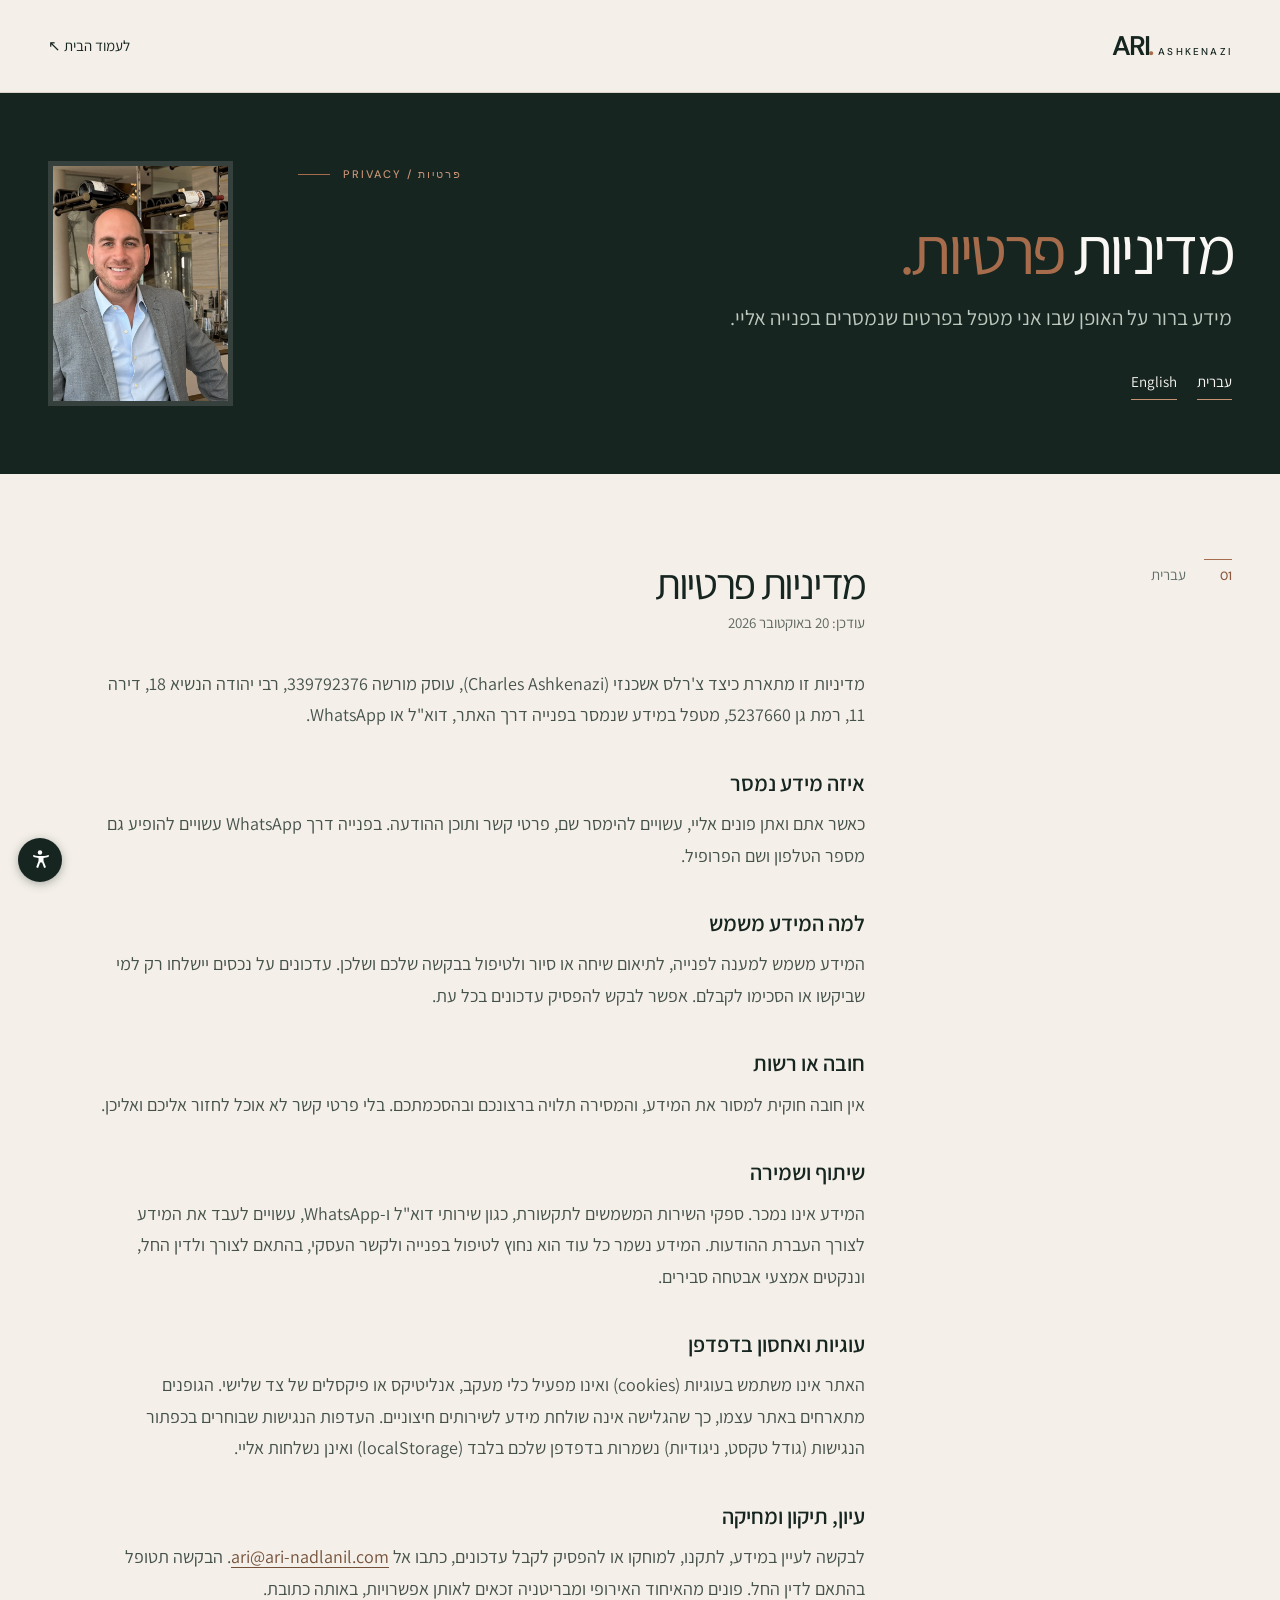
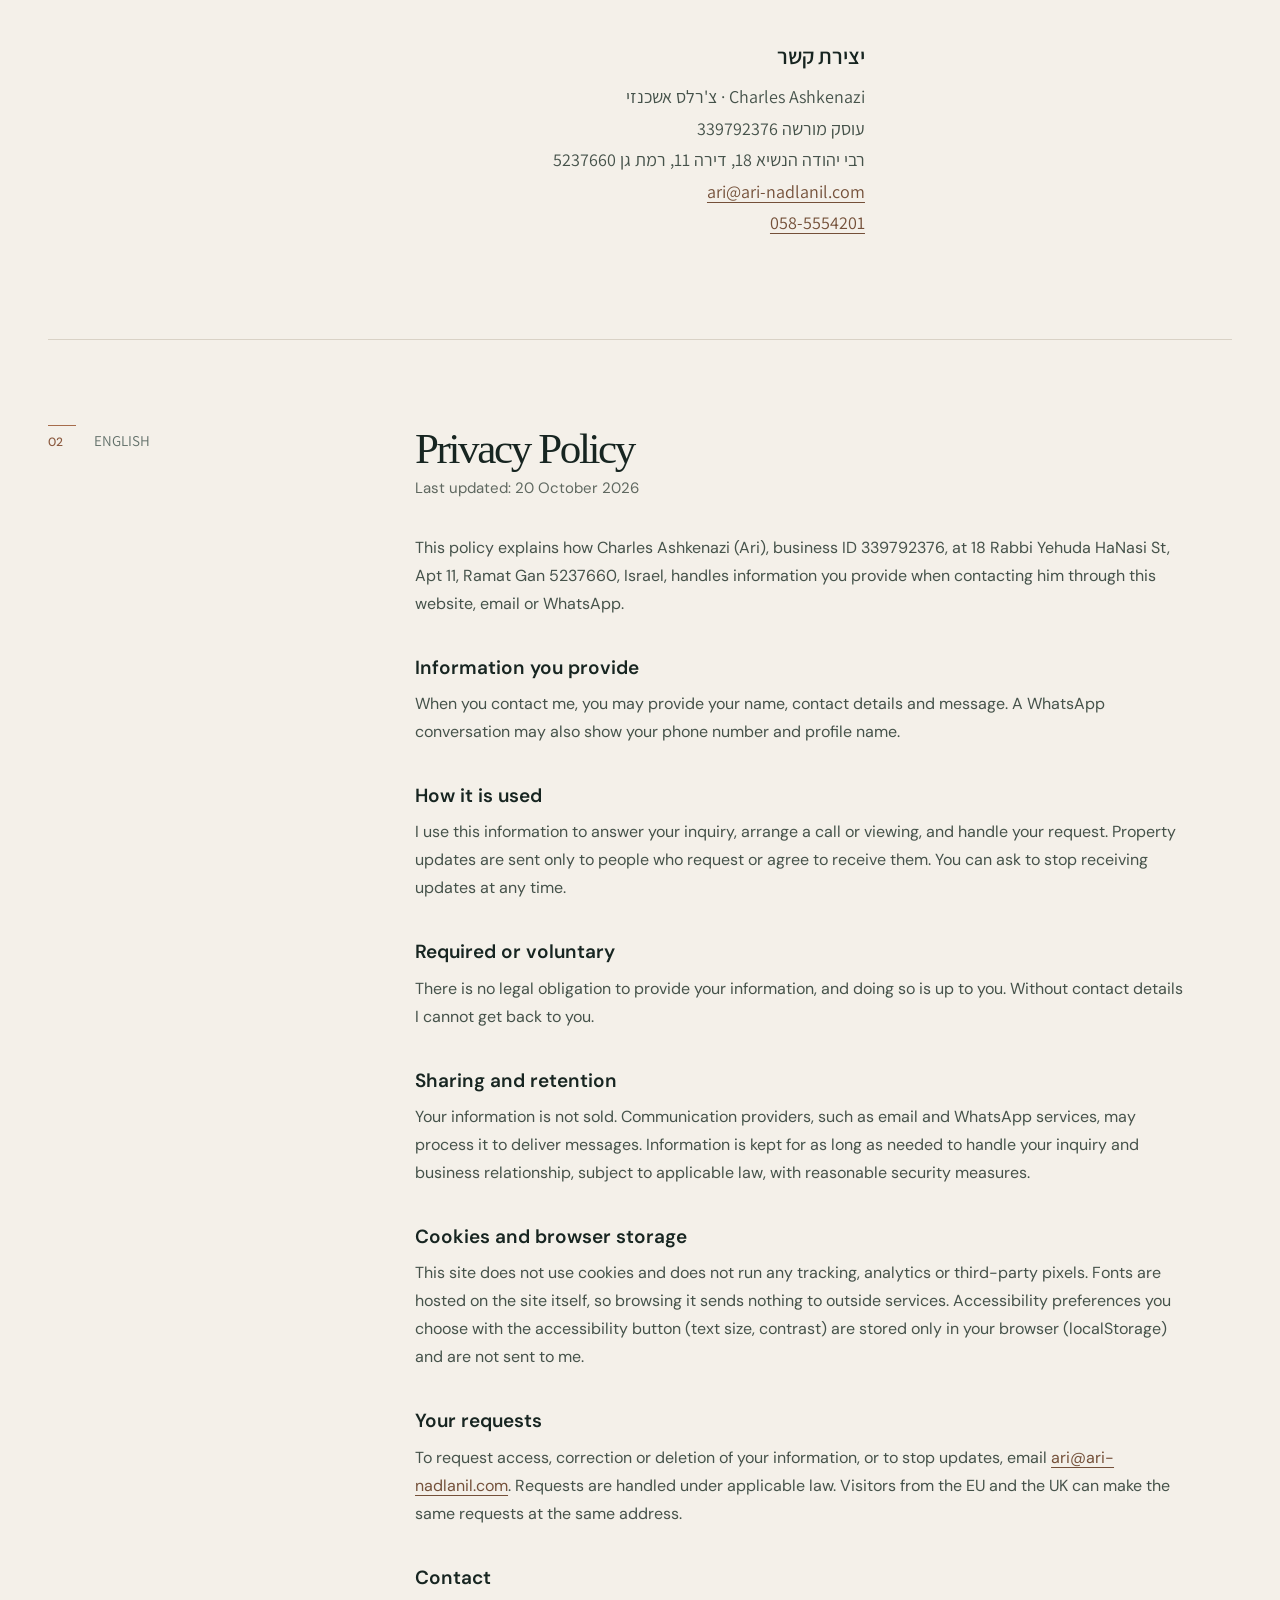
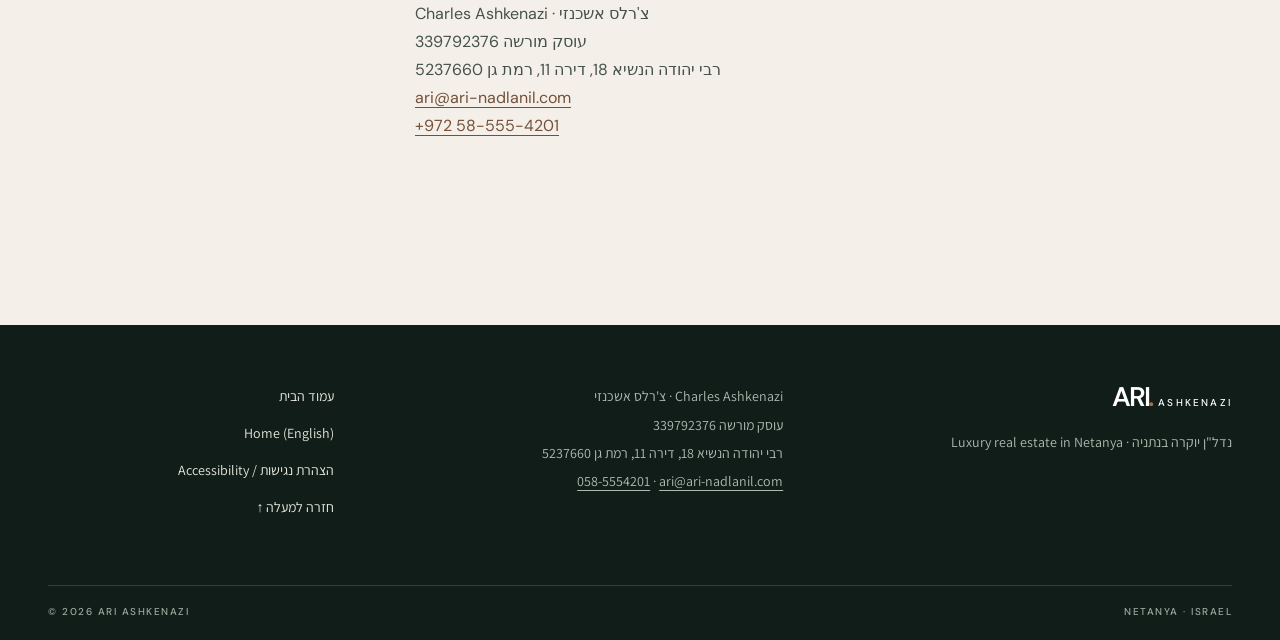
<file: privacy.html>
<!doctype html>
<html lang="he" dir="rtl">
<head>
  <meta charset="utf-8">
  <meta name="viewport" content="width=device-width, initial-scale=1">
  <meta name="theme-color" content="#172521">
  <meta name="description" content="מדיניות הפרטיות של ארי אשכנזי / Privacy policy of Charles Ashkenazi.">
  <title>מדיניות פרטיות | ארי אשכנזי</title>
  <link rel="stylesheet" href="assets/site.css">
<!-- AIOS 20/10/2026: negishut v1.0.0 (Brain, 3e2d01d3f9) with site colors; EN pages get English labels and ltr.
     ═══════════════════════════════════════════════════════════════════
     ערכת נגישות לדפי נחיתה - קטע הקוד שמדביקים בכל דף
     מדביקים פעם אחת בתוך <head> של כל דף באתר.
     אחרי הרצת setup.py השתמשו בקובץ output/a11y-snippet-ready.html

     Zero-impact by default (Eden's directive, page-standard.md):
     - Regular visitors see ONLY a small round a11y button (bottom-left).
     - Focus outline appears via :focus-visible - keyboard users only.
     - Skip-link hidden until keyboard-focused.
     - All visual adjustments (text size / contrast / links / motion /
       readable font) apply ONLY when chosen; saved in localStorage.
     - The menu links to the accessibility statement (legal requirement).
     ═══════════════════════════════════════════════════════════════════ -->
<style>
  /* Keyboard-only focus - mouse users never see this */
  :focus-visible { outline: 3px solid #a66c4b !important; outline-offset: 2px !important; border-radius: 4px; }
  /* Skip link - visible only on keyboard focus */
  .brain-skip { position: fixed; top: -60px; right: 12px; z-index: 100000; background: #172521; color: #fff;
    padding: 10px 18px; border-radius: 10px; font-size: 15px; text-decoration: none; transition: top .15s; }
  .brain-skip:focus { top: 12px; }
  /* Opt-in modes */
  html.a11y-fs1 body { zoom: 1.12; } html.a11y-fs2 body { zoom: 1.25; }
  html.a11y-contrast { filter: contrast(1.25); }
  html.a11y-links a { text-decoration: underline !important; font-weight: 700 !important; }
  html.a11y-nomotion *, html.a11y-nomotion *::before, html.a11y-nomotion *::after {
    animation: none !important; transition: none !important; scroll-behavior: auto !important; }
  html.a11y-font body, html.a11y-font body * { font-family: Arial, Helvetica, sans-serif !important; }
  /* The button + menu */
  #brain-a11y-btn { position: fixed; bottom: 18px; left: 18px; z-index: 99999; width: 44px; height: 44px;
    border-radius: 50%; border: none; cursor: pointer; background: #172521; color: #fff;
    display: flex; align-items: center; justify-content: center; box-shadow: 0 2px 10px rgba(23,37,33,.35); padding: 0; }
  #brain-a11y-btn:hover { background: #a66c4b; }
  #brain-a11y-menu { position: fixed; bottom: 72px; left: 18px; z-index: 99999; background: #fff; color: #172521;
    border-radius: 14px; box-shadow: 0 6px 30px rgba(23,37,33,.25); padding: 14px; width: 230px; display: none;
    direction: rtl; text-align: right; font-family: Arial, sans-serif; font-size: 14px; }
  #brain-a11y-menu.open { display: block; }
  #brain-a11y-menu h2 { font-size: 15px; margin: 0 0 10px; }
  #brain-a11y-menu button { display: block; width: 100%; margin: 4px 0; padding: 8px 10px; border-radius: 8px;
    border: 1px solid #d9d2c6; background: #f4f0e9; cursor: pointer; font-size: 13px; text-align: right; color: #172521; }
  #brain-a11y-menu button[aria-pressed="true"] { background: #a66c4b; color: #fff; border-color: #a66c4b; }
  #brain-a11y-menu a { display: block; margin-top: 10px; font-size: 12px; color: #a66c4b; }
</style>
<script>
(function () {
  var MODES = [
    ["fs", "הגדלת טקסט", 2],            // cycles: off → fs1 → fs2
    ["contrast", "ניגודיות מוגברת", 1],
    ["links", "הדגשת קישורים", 1],
    ["nomotion", "עצירת אנימציות", 1],
    ["font", "גופן קריא", 1]
  ];
  var KEY = "brain_a11y";

  function state() { try { return JSON.parse(localStorage.getItem(KEY) || "{}"); } catch (e) { return {}; } }
  function apply(s) {
    var h = document.documentElement;
    h.classList.toggle("a11y-fs1", s.fs === 1); h.classList.toggle("a11y-fs2", s.fs === 2);
    ["contrast", "links", "nomotion", "font"].forEach(function (m) { h.classList.toggle("a11y-" + m, !!s[m]); });
  }

  function build() {
    if (document.getElementById("brain-a11y-btn")) return; // pasted twice - once is enough
    // Skip link (target: <main> or first <h1>'s section)
    if (!document.getElementById("brain-main")) {
      var m = document.querySelector("main") || document.querySelector("h1");
      if (m) m.id = m.id || "brain-main";
    }
    var skip = document.createElement("a");
    skip.className = "brain-skip"; skip.href = "#" + ((document.querySelector("main,h1") || {}).id || "brain-main");
    skip.textContent = "דילוג לתוכן"; document.body.prepend(skip);

    var btn = document.createElement("button");
    btn.id = "brain-a11y-btn"; btn.setAttribute("aria-label", "פתיחת תפריט נגישות");
    btn.setAttribute("aria-expanded", "false"); btn.setAttribute("aria-controls", "brain-a11y-menu");
    btn.innerHTML = '<svg width="24" height="24" viewBox="0 0 24 24" fill="none" aria-hidden="true"><circle cx="12" cy="4.5" r="2.2" fill="currentColor"/><path d="M12 8c-3 0-5.5-.6-7-1l.5 2c1.5.5 3.5.8 5 .9v3.1l-2.3 6.2 1.9.8 2-5.5h-.2 2.2l2 5.5 1.9-.8L15.5 13V9.9c1.5-.1 3.5-.4 5-.9l.5-2c-1.5.4-4 1-7 1h-2z" fill="currentColor"/></svg>';

    var menu = document.createElement("div");
    menu.id = "brain-a11y-menu"; menu.setAttribute("role", "dialog"); menu.setAttribute("aria-label", "אפשרויות נגישות");
    menu.innerHTML = "<h2>נגישות</h2>";
    MODES.forEach(function (mode) {
      var b = document.createElement("button");
      b.textContent = mode[1]; b.dataset.mode = mode[0]; b.setAttribute("aria-pressed", "false");
      b.onclick = function () {
        var s = state();
        if (mode[0] === "fs") { s.fs = ((s.fs || 0) + 1) % 3; b.setAttribute("aria-pressed", s.fs ? "true" : "false"); }
        else { s[mode[0]] = !s[mode[0]]; b.setAttribute("aria-pressed", s[mode[0]] ? "true" : "false"); }
        localStorage.setItem(KEY, JSON.stringify(s)); apply(s);
      };
      menu.appendChild(b);
    });
    var reset = document.createElement("button");
    reset.textContent = "איפוס"; reset.onclick = function () { localStorage.removeItem(KEY); apply({});
      menu.querySelectorAll("[aria-pressed]").forEach(function (b) { b.setAttribute("aria-pressed", "false"); }); };
    menu.appendChild(reset);
    var link = document.createElement("a");
    link.href = "https://ari-nadlanil.com/negishut.html"; link.textContent = "הצהרת נגישות";
    menu.appendChild(link);

    // Permanent text link in the page footer (legal best practice: the statement
    // must be reachable even if this widget fails to load elsewhere). Inherits
    // the footer's own styling - visually just one more footer word.
    var foot = document.querySelector("footer");
    if (foot && !foot.querySelector('a[href*="negishut"]')) {
      var fl = document.createElement("a");
      fl.href = "https://ari-nadlanil.com/negishut.html"; fl.textContent = "הצהרת נגישות";
      fl.style.color = "inherit"; fl.style.marginRight = "6px";
      foot.appendChild(document.createTextNode(" · "));
      foot.appendChild(fl);
    }

    btn.onclick = function () {
      var open = menu.classList.toggle("open");
      btn.setAttribute("aria-expanded", open ? "true" : "false");
    };
    document.addEventListener("keydown", function (e) {
      if (e.key === "Escape" && menu.classList.contains("open")) { menu.classList.remove("open"); btn.setAttribute("aria-expanded", "false"); btn.focus(); }
    });
    document.body.appendChild(btn); document.body.appendChild(menu);

    // Restore saved prefs + reflect on buttons
    var s = state(); apply(s);
    menu.querySelectorAll("[data-mode]").forEach(function (b) {
      var m = b.dataset.mode;
      b.setAttribute("aria-pressed", (m === "fs" ? !!s.fs : !!s[m]) ? "true" : "false");
    });
  }

  if (document.readyState === "loading") document.addEventListener("DOMContentLoaded", build);
  else build();
})();
</script>
</head>
<body class="policy-page">
  <a class="skip" href="#main">דילוג לתוכן</a>
  <header class="site-header"><div class="shell nav"><a class="wordmark" href="index.html" aria-label="ארי אשכנזי, עמוד הבית"><span>ARI<span class="mark-dot">.</span></span><small>ASHKENAZI</small></a><nav aria-label="ניווט"><a href="index.html">לעמוד הבית <span aria-hidden="true">↖</span></a></nav></div></header>
  <main id="main">
    <div class="policy-hero"><div class="shell policy-hero-grid"><div><p class="eyebrow"><span class="eyebrow-line"></span> PRIVACY / פרטיות</p><h1>מדיניות <em>פרטיות.</em></h1><p>מידע ברור על האופן שבו אני מטפל בפרטים שנמסרים בפנייה אליי.</p><div class="policy-lang"><a href="#hebrew">עברית</a><a href="#english" lang="en">English</a></div></div><img src="assets/ari-contact.webp" alt="ארי אשכנזי" width="1350" height="1800"></div></div>
    <div class="shell policy-content">
      <section id="hebrew" aria-labelledby="he-title"><div class="section-label"><span>01</span><span>עברית</span></div><div class="policy-text"><h2 id="he-title">מדיניות פרטיות</h2><p class="policy-date">עודכן: 20 באוקטובר 2026</p><p>מדיניות זו מתארת כיצד צ'רלס אשכנזי (Charles Ashkenazi), עוסק מורשה 339792376, רבי יהודה הנשיא 18, דירה 11, רמת גן 5237660, מטפל במידע שנמסר בפנייה דרך האתר, דוא"ל או WhatsApp.</p><h3>איזה מידע נמסר</h3><p>כאשר אתם ואתן פונים אליי, עשויים להימסר שם, פרטי קשר ותוכן ההודעה. בפנייה דרך WhatsApp עשויים להופיע גם מספר הטלפון ושם הפרופיל.</p><h3>למה המידע משמש</h3><p>המידע משמש למענה לפנייה, לתיאום שיחה או סיור ולטיפול בבקשה שלכם ושלכן. עדכונים על נכסים יישלחו רק למי שביקשו או הסכימו לקבלם. אפשר לבקש להפסיק עדכונים בכל עת.</p><h3>חובה או רשות</h3><p>אין חובה חוקית למסור את המידע, והמסירה תלויה ברצונכם ובהסכמתכם. בלי פרטי קשר לא אוכל לחזור אליכם ואליכן.</p><h3>שיתוף ושמירה</h3><p>המידע אינו נמכר. ספקי השירות המשמשים לתקשורת, כגון שירותי דוא"ל ו-WhatsApp, עשויים לעבד את המידע לצורך העברת ההודעות. המידע נשמר כל עוד הוא נחוץ לטיפול בפנייה ולקשר העסקי, בהתאם לצורך ולדין החל, וננקטים אמצעי אבטחה סבירים.</p><h3>עוגיות ואחסון בדפדפן</h3><p>האתר אינו משתמש בעוגיות (cookies) ואינו מפעיל כלי מעקב, אנליטיקס או פיקסלים של צד שלישי. הגופנים מתארחים באתר עצמו, כך שהגלישה אינה שולחת מידע לשירותים חיצוניים. העדפות הנגישות שבוחרים בכפתור הנגישות (גודל טקסט, ניגודיות) נשמרות בדפדפן שלכם בלבד (localStorage) ואינן נשלחות אליי.</p><h3>עיון, תיקון ומחיקה</h3><p>לבקשה לעיין במידע, לתקנו, למוחקו או להפסיק לקבל עדכונים, כתבו אל <a href="mailto:ari@ari-nadlanil.com">ari@ari-nadlanil.com</a>. הבקשה תטופל בהתאם לדין החל. פונים מהאיחוד האירופי ומבריטניה זכאים לאותן אפשרויות, באותה כתובת.</p><h3>יצירת קשר</h3><p>Charles Ashkenazi · צ'רלס אשכנזי<br>עוסק מורשה 339792376<br>רבי יהודה הנשיא 18, דירה 11, רמת גן 5237660<br><a href="mailto:ari@ari-nadlanil.com">ari@ari-nadlanil.com</a><br><a href="tel:+972585554201" dir="ltr">058-5554201</a></p></div></section>
      <section id="english" lang="en" dir="ltr" aria-labelledby="en-title"><div class="section-label"><span>02</span><span>ENGLISH</span></div><div class="policy-text"><h2 id="en-title">Privacy Policy</h2><p class="policy-date">Last updated: 20 October 2026</p><p>This policy explains how Charles Ashkenazi (Ari), business ID 339792376, at 18 Rabbi Yehuda HaNasi St, Apt 11, Ramat Gan 5237660, Israel, handles information you provide when contacting him through this website, email or WhatsApp.</p><h3>Information you provide</h3><p>When you contact me, you may provide your name, contact details and message. A WhatsApp conversation may also show your phone number and profile name.</p><h3>How it is used</h3><p>I use this information to answer your inquiry, arrange a call or viewing, and handle your request. Property updates are sent only to people who request or agree to receive them. You can ask to stop receiving updates at any time.</p><h3>Required or voluntary</h3><p>There is no legal obligation to provide your information, and doing so is up to you. Without contact details I cannot get back to you.</p><h3>Sharing and retention</h3><p>Your information is not sold. Communication providers, such as email and WhatsApp services, may process it to deliver messages. Information is kept for as long as needed to handle your inquiry and business relationship, subject to applicable law, with reasonable security measures.</p><h3>Cookies and browser storage</h3><p>This site does not use cookies and does not run any tracking, analytics or third-party pixels. Fonts are hosted on the site itself, so browsing it sends nothing to outside services. Accessibility preferences you choose with the accessibility button (text size, contrast) are stored only in your browser (localStorage) and are not sent to me.</p><h3>Your requests</h3><p>To request access, correction or deletion of your information, or to stop updates, email <a href="mailto:ari@ari-nadlanil.com">ari@ari-nadlanil.com</a>. Requests are handled under applicable law. Visitors from the EU and the UK can make the same requests at the same address.</p><h3>Contact</h3><p>Charles Ashkenazi · צ'רלס אשכנזי<br>עוסק מורשה 339792376<br>רבי יהודה הנשיא 18, דירה 11, רמת גן 5237660<br><a href="mailto:ari@ari-nadlanil.com">ari@ari-nadlanil.com</a><br><a href="tel:+972585554201" dir="ltr">+972 58-555-4201</a></p></div></section>
    </div>
  </main>
  <footer class="site-footer"><div class="shell footer-grid"><div><a class="wordmark footer-mark" href="index.html"><span>ARI<span class="mark-dot">.</span></span><small>ASHKENAZI</small></a><p>נדל"ן יוקרה בנתניה · Luxury real estate in Netanya</p></div><div class="footer-legal"><p>Charles Ashkenazi · צ'רלס אשכנזי</p><p>עוסק מורשה 339792376</p><p>רבי יהודה הנשיא 18, דירה 11, רמת גן 5237660</p><p><a href="mailto:ari@ari-nadlanil.com">ari@ari-nadlanil.com</a> · <a href="tel:+972585554201" dir="ltr">058-5554201</a></p></div><div class="footer-links"><a href="index.html">עמוד הבית</a><a href="en/" lang="en" hreflang="en">Home (English)</a><a href="negishut.html">הצהרת נגישות / Accessibility</a><a href="#main">חזרה למעלה ↑</a></div></div><div class="shell footer-bottom"><span>© 2026 ARI ASHKENAZI</span><span>NETANYA · ISRAEL</span></div></footer>
</body>
</html>
</file>
<file: assets/site.css>
/* Fonts self-hosted (OFL, see fonts/OFL.txt) - no request to Google */
@font-face{font-family:'Assistant';font-style:normal;font-weight:300 700;font-display:swap;src:url('fonts/assistant-hebrew.woff2') format('woff2');unicode-range:U+0307-0308, U+0590-05FF, U+200C-2010, U+20AA, U+25CC, U+FB1D-FB4F}
@font-face{font-family:'Assistant';font-style:normal;font-weight:300 700;font-display:swap;src:url('fonts/assistant-latin-ext.woff2') format('woff2');unicode-range:U+0100-02BA, U+02BD-02C5, U+02C7-02CC, U+02CE-02D7, U+02DD-02FF, U+0304, U+0308, U+0329, U+1D00-1DBF, U+1E00-1E9F, U+1EF2-1EFF, U+2020, U+20A0-20AB, U+20AD-20C4, U+2113, U+2C60-2C7F, U+A720-A7FF}
@font-face{font-family:'Assistant';font-style:normal;font-weight:300 700;font-display:swap;src:url('fonts/assistant-latin.woff2') format('woff2');unicode-range:U+0000-00FF, U+0131, U+0152-0153, U+02BB-02BC, U+02C6, U+02DA, U+02DC, U+0304, U+0308, U+0329, U+2000-206F, U+20AC, U+2122, U+2191, U+2193, U+2212, U+2215, U+FEFF, U+FFFD}
@font-face{font-family:'DM Sans';font-style:normal;font-weight:400 600;font-display:swap;src:url('fonts/dmsans-latin-ext.woff2') format('woff2');unicode-range:U+0100-02BA, U+02BD-02C5, U+02C7-02CC, U+02CE-02D7, U+02DD-02FF, U+0304, U+0308, U+0329, U+1D00-1DBF, U+1E00-1E9F, U+1EF2-1EFF, U+2020, U+20A0-20AB, U+20AD-20C4, U+2113, U+2C60-2C7F, U+A720-A7FF}
@font-face{font-family:'DM Sans';font-style:normal;font-weight:400 600;font-display:swap;src:url('fonts/dmsans-latin.woff2') format('woff2');unicode-range:U+0000-00FF, U+0131, U+0152-0153, U+02BB-02BC, U+02C6, U+02DA, U+02DC, U+0304, U+0308, U+0329, U+2000-206F, U+20AC, U+2122, U+2191, U+2193, U+2212, U+2215, U+FEFF, U+FFFD}
:root{--paper:#f4f0e9;--paper2:#eae5db;--ink:#172521;--muted:#62706a;--copper:#a66c4b;--line:#d9d2c6;--white:#faf8f4}
*{box-sizing:border-box}
html{scroll-behavior:smooth}
body{margin:0;background:var(--paper);color:var(--ink);font:400 18px/1.65 Assistant,Arial,sans-serif;-webkit-font-smoothing:antialiased}
a{color:inherit;text-decoration:none}
a:focus-visible{outline:2px solid var(--copper);outline-offset:5px}
.skip{position:absolute;right:10px;top:-60px;z-index:20;background:var(--ink);color:#fff;padding:8px 14px}.skip:focus{top:10px}
.shell{width:min(100% - 96px,1336px);margin-inline:auto}
.site-header{border-bottom:1px solid var(--line);background:var(--paper);position:relative;z-index:2}
.nav{height:92px;display:flex;align-items:center;justify-content:space-between;gap:24px}
.wordmark{display:inline-flex;align-items:baseline;gap:6px;direction:ltr;font:600 27px/.9 'DM Sans',Arial,sans-serif;letter-spacing:-.085em;white-space:nowrap}
.wordmark small{font-size:10px;letter-spacing:.22em;font-weight:500;align-self:flex-end;margin-bottom:2px}
.mark-dot{color:var(--copper)}
.nav nav{display:flex;align-items:center;gap:35px;font-size:15px}.nav nav a:hover,.text-link:hover,.footer-links a:hover{text-decoration:underline;text-underline-offset:5px}
.nav-contact{border-bottom:1px solid var(--ink);padding:8px 0}.nav-contact span,.button span,.text-link span{margin-inline-start:14px}
.hero{display:grid;grid-template-columns:1.04fr .96fr;min-height:690px;gap:4.5%;align-items:center;padding-block:70px 78px}
.hero-copy{max-width:650px}.eyebrow{font:500 11px/1.4 'DM Sans',Arial,sans-serif;letter-spacing:.18em;direction:ltr;text-align:right;display:flex;align-items:center;gap:13px;color:var(--copper);margin:0 0 31px}.eyebrow-line{display:inline-block;width:32px;height:1px;background:var(--copper)}
h1,h2,h3,p{margin-top:0}h1,h2{font-weight:400;letter-spacing:-.055em}h1{font-size:clamp(58px,5.2vw,88px);line-height:1.1;margin-bottom:28px}h1 em,h2 em{font-style:normal;color:var(--copper)}
.lead{font-size:clamp(19px,1.65vw,23px);line-height:1.6;max-width:590px;color:#3d4943;margin-bottom:32px}
.hero-actions{display:flex;align-items:center;gap:28px;flex-wrap:wrap}.button{display:inline-flex;align-items:center;justify-content:space-between;gap:30px;padding:14px 21px;min-height:54px;font-size:16px;font-weight:600;transition:transform .2s,background .2s}.button:hover{transform:translateY(-2px)}.button-dark{background:var(--ink);color:#fff}.button-dark:hover{background:#30433b}.button-light{background:var(--paper);color:var(--ink)}.text-link{font-size:16px;font-weight:600;border-bottom:1px solid var(--copper);padding-bottom:4px}.hero-english{font:400 13px/1.65 'DM Sans',Arial,sans-serif;color:#69756d;margin:35px 0 0}
.hero-art{position:relative;padding-inline-end:28px}.photo-frame{height:555px;background:#d8d2c6;position:relative;overflow:hidden;border:10px solid var(--white);box-shadow:0 24px 65px #17252116}.photo-frame>img{width:100%;height:100%;display:block;object-fit:cover;object-position:center 45%}.frame-top{position:absolute;z-index:1;top:20px;left:22px;right:22px;display:flex;justify-content:space-between;font:500 10px 'DM Sans',Arial,sans-serif;letter-spacing:.13em;color:#fff;text-shadow:0 1px 4px #17252199;direction:ltr}.frame-caption{position:absolute;bottom:0;right:0;left:0;display:flex;align-items:center;justify-content:space-between;padding:19px 23px;background:linear-gradient(0deg,#172521d9,#172521ab);color:#fff;font-size:15px;line-height:1.35}.frame-caption small{color:#e4ded2;font-size:12px}.frame-icon{font:300 25px 'DM Sans',Arial,sans-serif}.vertical-note{position:absolute;left:-14px;bottom:25px;writing-mode:vertical-rl;transform:rotate(180deg);font:500 10px 'DM Sans',Arial,sans-serif;letter-spacing:.2em;color:var(--muted)}
.ticker{border-block:1px solid var(--line)}.ticker .shell{display:flex;align-items:center;justify-content:space-between;gap:20px;padding-block:20px;direction:ltr;font:500 11px 'DM Sans',Arial,sans-serif;letter-spacing:.17em;color:#6f756d}.ticker i{height:4px;width:4px;background:var(--copper);border-radius:50%}
.section-pad{padding-block:110px}.intro{background:var(--white)}.intro-grid{display:grid;grid-template-columns:25% 1fr;gap:6%}.section-label{display:flex;gap:18px;align-items:baseline;font-size:15px;color:var(--muted)}.section-label span:first-child{font:500 12px 'DM Sans',Arial,sans-serif;color:var(--copper);border-top:1px solid var(--copper);padding-top:8px;min-width:28px}
h2{font-size:clamp(48px,4.4vw,72px);line-height:1.13;margin-bottom:27px}.section-lead{font-size:22px;line-height:1.65;max-width:720px;color:#47544d}.principles{display:grid;grid-template-columns:repeat(3,1fr);gap:35px;margin-top:55px}.principles article{border-top:1px solid var(--line);padding-top:20px}.principle-no{font:500 11px 'DM Sans',Arial,sans-serif;color:var(--copper)}.principles h3{font-size:21px;font-weight:600;margin:23px 0 8px}.principles p{font-size:17px;color:#58635d;line-height:1.65}
.about{background:var(--paper2)}.about-grid{display:grid;grid-template-columns:.83fr 1.17fr;align-items:center;gap:11%}.portrait-frame{height:560px;background:#c5cabd;border:9px solid var(--white);box-shadow:0 20px 55px #17252116;display:flex;flex-direction:column;justify-content:space-between}.portrait-frame>img{display:block;width:100%;min-height:0;flex:1;object-fit:cover;object-position:center 34%}.portrait-foot{display:flex;justify-content:space-between;background:var(--ink);color:#fff;padding:17px 20px;direction:ltr;font:500 10px 'DM Sans',Arial,sans-serif;letter-spacing:.15em}.about-copy{max-width:650px}.about-copy .section-label{margin-bottom:35px}.about-copy p{font-size:20px;line-height:1.7;color:#4d5951}.about-copy .affiliation{font-size:15px;color:#667169;border-top:1px solid #c5c5b9;padding-top:16px;margin-top:26px}.about-copy .text-link{display:inline-block;margin-top:12px}
.english-panel{background:var(--ink);color:#f4f0e9;padding-block:88px}.english-grid{display:grid;grid-template-columns:27% 1fr;gap:5%}.english-kicker{font:500 11px 'DM Sans',Arial,sans-serif;letter-spacing:.2em;color:#bf957c;margin-top:15px}.english-panel h2{font:400 clamp(48px,4.9vw,76px)/1.05 Georgia,serif;letter-spacing:-.045em}.english-panel h2 em{color:#c79374;font-style:italic}.english-panel p{font:400 19px/1.65 'DM Sans',Arial,sans-serif;color:#c2cdc5;max-width:700px;margin-bottom:28px}
.contact{background:var(--white)}.contact-grid{display:grid;grid-template-columns:1fr .8fr;gap:10%;align-items:center}.contact h2{margin-bottom:25px}.contact p:not(.eyebrow){font-size:21px;color:#536159;max-width:570px}.contact-card{background:var(--paper);border:1px solid var(--line);padding:42px;display:flex;flex-direction:column;gap:13px;color:#4c5a51;font-size:16px}.contact-person{display:flex;align-items:center;gap:18px;margin-bottom:17px}.contact-person img{display:block;width:74px;height:74px;object-fit:cover;object-position:center 18%;border-radius:50%}.contact-person div{display:flex;flex-direction:column;line-height:1.25}.contact-person strong{font-size:20px;font-weight:600;color:var(--ink)}.contact-person span{font:400 12px 'DM Sans',Arial,sans-serif;color:var(--muted)}.contact-card-label{font:500 11px 'DM Sans',Arial,sans-serif;letter-spacing:.19em;color:var(--copper);margin-bottom:18px}.contact-email{font:400 clamp(18px,2.2vw,29px) 'DM Sans',Arial,sans-serif;letter-spacing:-.04em;overflow-wrap:anywhere;color:var(--ink);direction:ltr;text-align:right}.contact-email span{color:var(--copper)}.contact-rule{height:1px;background:var(--line);margin:15px 0}
.site-footer{background:#111d19;color:#e7e9df;padding:60px 0 22px}.footer-grid{display:grid;grid-template-columns:1.1fr 1.1fr .8fr;gap:55px}.footer-mark{color:#fff}.footer-grid p{font-size:14px;line-height:1.6;color:#aebbb0;margin:16px 0 0}.footer-legal p{margin:0 0 6px}.footer-legal a{text-decoration:underline;text-underline-offset:4px}.footer-links{display:flex;flex-direction:column;align-items:flex-start;gap:14px;font-size:14px}.footer-bottom{display:flex;justify-content:space-between;border-top:1px solid #ffffff26;margin-top:65px;padding-top:19px;font:500 10px 'DM Sans',Arial,sans-serif;letter-spacing:.15em;color:#9ca99e;direction:ltr}
.policy-hero{background:var(--ink);color:var(--white);padding:68px 0}.policy-hero-grid{display:grid;grid-template-columns:minmax(0,1fr) 185px;gap:65px;align-items:center}.policy-hero-grid>img{display:block;width:185px;height:245px;object-fit:cover;object-position:center 21%;border:5px solid #faf8f422}.policy-hero .eyebrow{color:#c79374}.policy-hero h1{margin-bottom:14px}.policy-hero p:not(.eyebrow){font-size:21px;color:#bdc9bf}.policy-lang{display:flex;gap:20px;margin-top:35px}.policy-lang a{border-bottom:1px solid #c79374;padding-bottom:4px;font-size:15px}.policy-content{padding-block:85px}.policy-content section{display:grid;grid-template-columns:25% 1fr;gap:6%;padding-bottom:85px}.policy-content section+section{border-top:1px solid var(--line);padding-top:85px}.policy-text{max-width:770px}.policy-text h2{font-size:43px;margin-bottom:2px}.policy-text h3{font-size:22px;font-weight:600;margin:34px 0 7px}.policy-text p{font-size:18px;line-height:1.75;color:#45524a;margin-bottom:15px}.policy-text a{text-decoration:underline;text-underline-offset:4px;color:#745039}.policy-date{color:#778279!important;font-size:15px!important;margin-bottom:32px!important}.policy-content #english .policy-text{font-family:'DM Sans',Arial,sans-serif}.policy-content #english .policy-text h2{font-family:Georgia,serif}.policy-content #english .policy-text h3{font-size:19px}.policy-content #english .policy-text p{font-size:16px}
@media(max-width:900px){.shell{width:min(100% - 48px,700px)}.nav{height:76px}.nav nav{gap:20px}.nav nav a:not(.nav-contact){display:none}.hero{grid-template-columns:1fr;gap:38px;padding-block:66px}.hero-copy{max-width:680px}.hero-art{padding-inline-end:15px}.photo-frame{height:470px}.intro-grid,.about-grid,.english-grid,.contact-grid,.policy-content section{grid-template-columns:1fr;gap:32px}.principles{gap:20px}.about-grid{gap:45px}.portrait-frame{max-width:550px}.footer-grid{grid-template-columns:1fr 1fr}.footer-links{grid-column:span 2;flex-direction:row}.section-pad{padding-block:80px}}
@media(max-width:600px){body{font-size:17px}.shell{width:calc(100% - 40px)}.nav{height:68px}.wordmark{font-size:23px}.wordmark small{font-size:8px}.nav nav{font-size:13px}.nav-contact span{margin-inline-start:4px}.hero{padding-block:43px 54px;gap:34px;min-height:0}.eyebrow{font-size:9px;letter-spacing:.13em;margin-bottom:23px}.eyebrow-line{width:20px}h1{font-size:clamp(49px,12.1vw,67px);line-height:1.08;margin-bottom:22px}.lead{font-size:19px;line-height:1.55}.hero-actions{gap:19px}.hero-english{font-size:12px;margin-top:28px}.hero-art{padding-inline-end:10px}.photo-frame{height:450px;border-width:6px}.frame-top{top:13px;left:12px;right:12px;font-size:8px}.frame-caption{padding:12px 14px;font-size:13px}.frame-caption small{font-size:11px}.vertical-note{font-size:8px;left:-9px}.ticker .shell{justify-content:center;padding-block:15px}.ticker span:nth-of-type(2),.ticker span:nth-of-type(3),.ticker i{display:none}.section-pad{padding-block:66px}.section-label{font-size:14px}h2{font-size:clamp(43px,10vw,58px)}.section-lead{font-size:19px}.principles{grid-template-columns:1fr;margin-top:31px;gap:12px}.principles h3{margin:12px 0 4px}.principles p{margin-bottom:8px}.portrait-frame{height:520px}.about-copy p{font-size:18px}.english-panel{padding-block:66px}.english-panel h2{font-size:50px}.english-panel p{font-size:16px}.contact p:not(.eyebrow){font-size:19px}.contact-card{padding:25px}.contact-email{font-size:18px}.footer-grid{grid-template-columns:1fr;gap:28px}.footer-links{grid-column:auto;flex-direction:column}.footer-bottom{margin-top:40px}.policy-hero{padding:45px 0}.policy-hero-grid{grid-template-columns:minmax(0,1fr) 85px;gap:15px}.policy-hero-grid>img{width:85px;height:125px;border-width:3px}.policy-hero h1{font-size:44px}.policy-hero p:not(.eyebrow){font-size:16px}.policy-content{padding-block:55px}.policy-content section{gap:22px;padding-bottom:60px}.policy-content section+section{padding-top:60px}.policy-text h2{font-size:37px}.policy-text h3{font-size:20px}.policy-text p{font-size:17px}.policy-content #english .policy-text p{font-size:15px}}
@media(prefers-reduced-motion:reduce){html{scroll-behavior:auto}.button{transition:none}}
@media(max-width:600px){.hero-art{order:-1}}
/* v2 (20/10/2026): English pages (dir=ltr) + language switch */
.lang-switch{font-size:13px;letter-spacing:.04em;color:var(--muted)}
.lang-switch:hover{color:var(--ink)}
@media(max-width:900px){.nav nav a.lang-switch{display:inline}}
html[dir=ltr] body{font-family:'DM Sans',Assistant,Arial,sans-serif}
html[dir=ltr] h1,html[dir=ltr] h2{letter-spacing:-.04em}
[dir=ltr] .skip{right:auto;left:10px}
[dir=ltr] .eyebrow,[dir=ltr] .contact-email{text-align:left}
[dir=ltr] .vertical-note{left:auto;right:-14px;transform:none}
@media(max-width:600px){[dir=ltr] .vertical-note{left:auto;right:-9px}}
/* the site has its own .skip link - hide the widget's duplicate */
.brain-skip{display:none!important}
/* v2 (20/10/2026): WCAG 2.0 AA contrast (axe-core 4.10.2) - small text only, large headings keep the original copper */
.eyebrow,.section-label span:first-child,.principle-no,.contact-card-label{color:#8b5a3f}
.policy-date{color:#5f6860!important}
.ticker .shell{color:#61665f}
.hero-english{color:#5d6861}
.about .section-label,.about-copy .affiliation{color:#5b6862}
</file>
